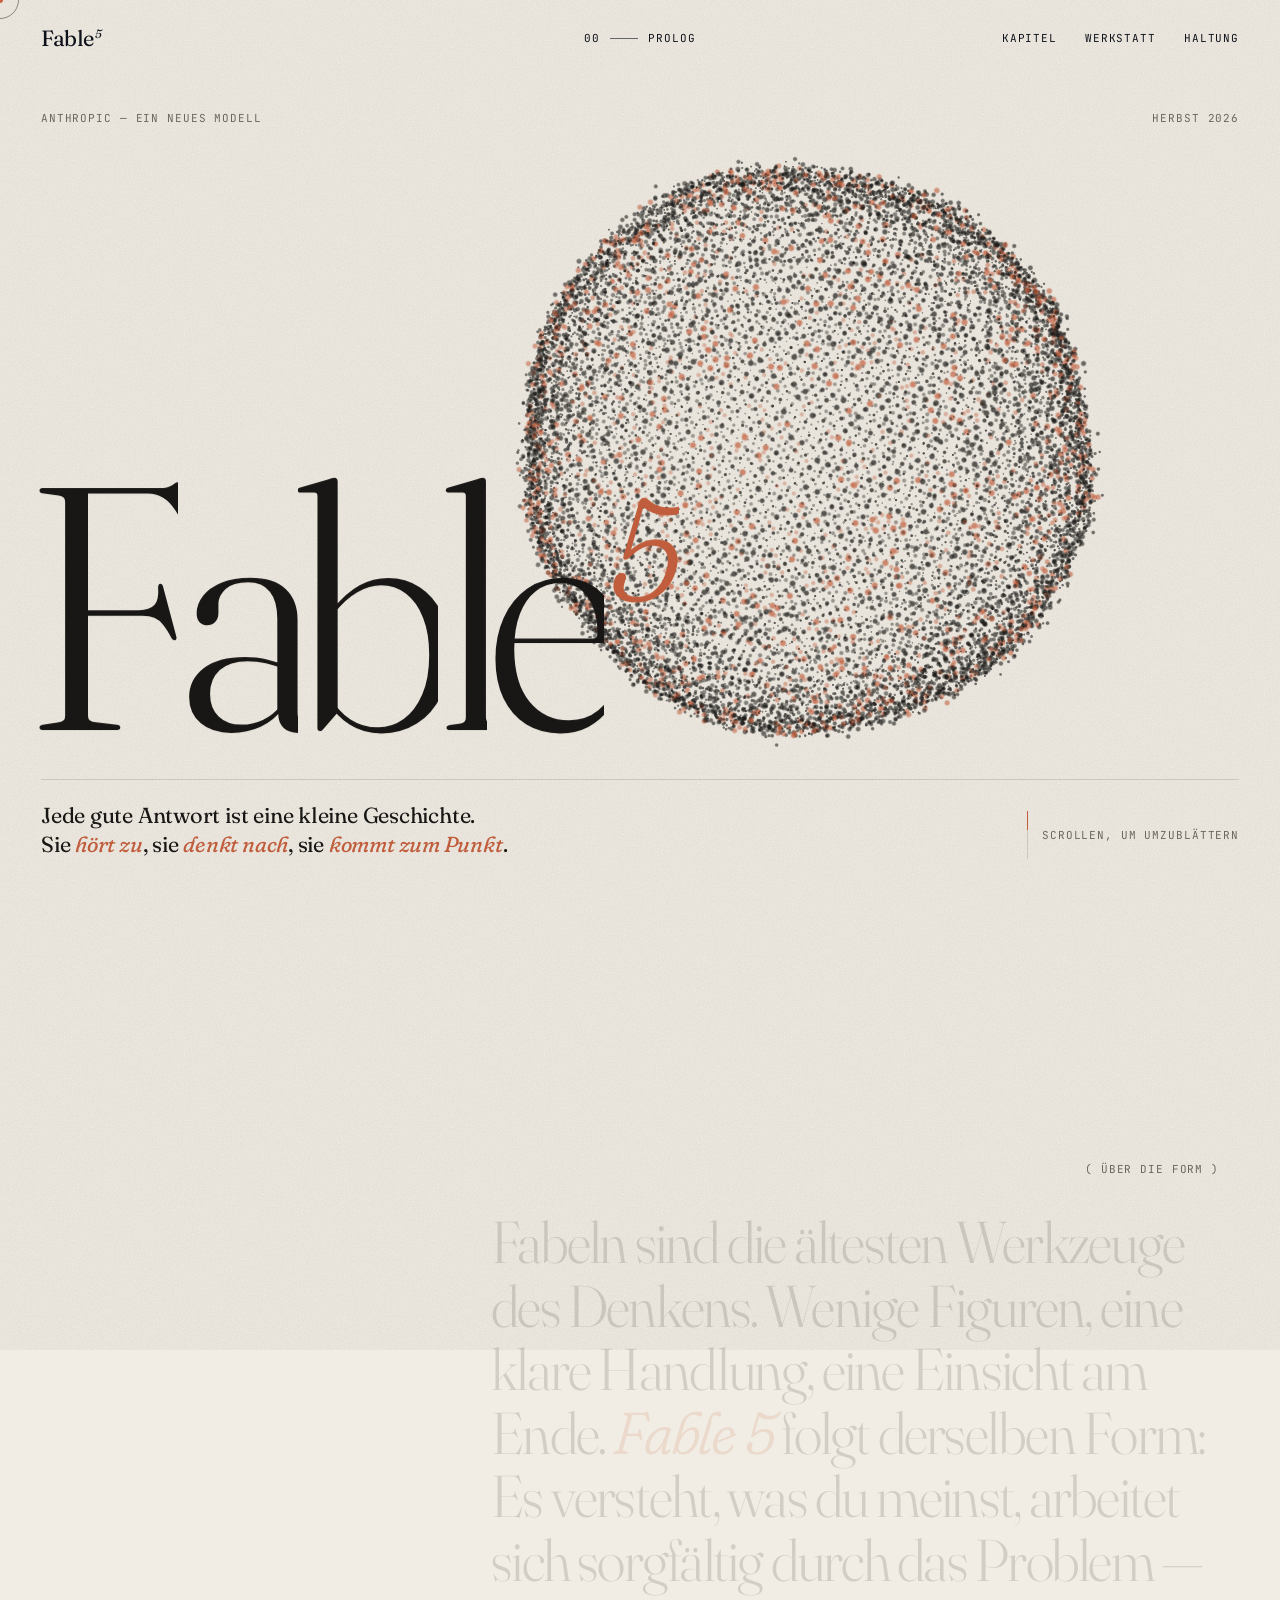
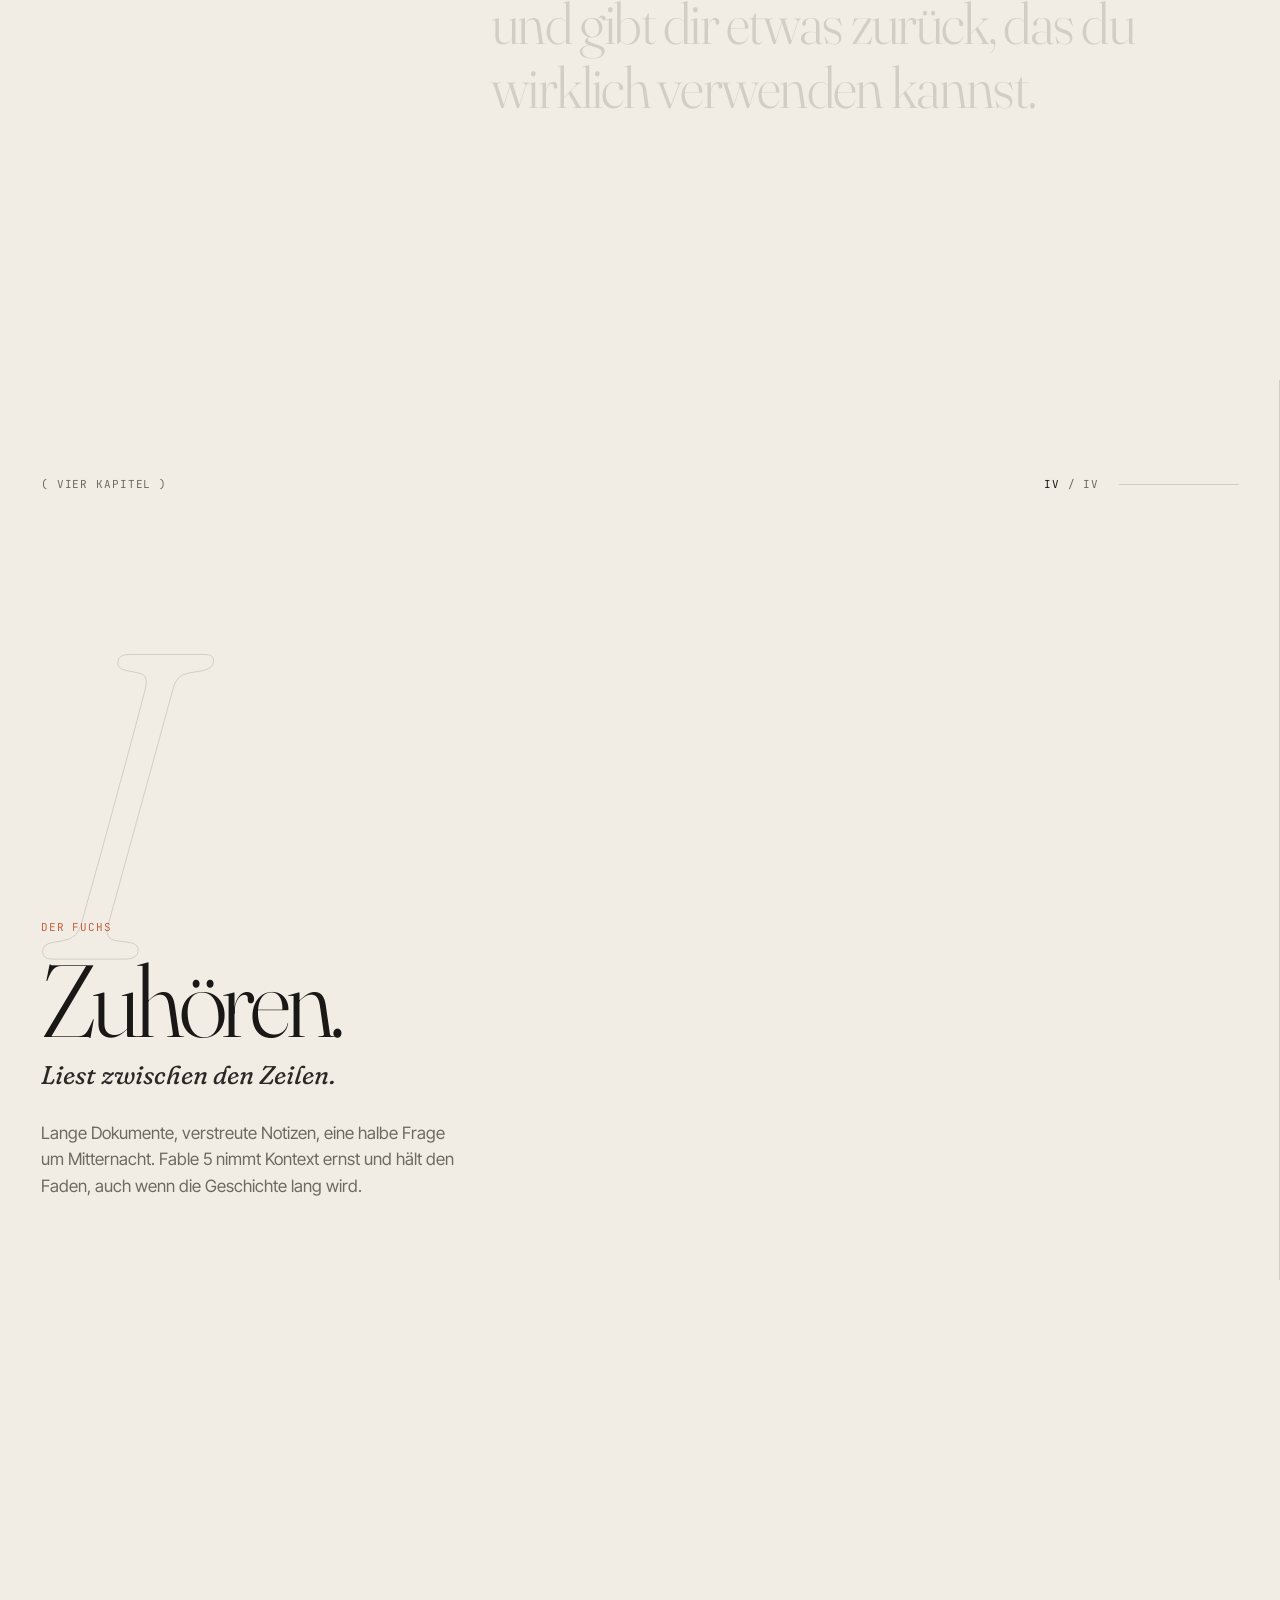
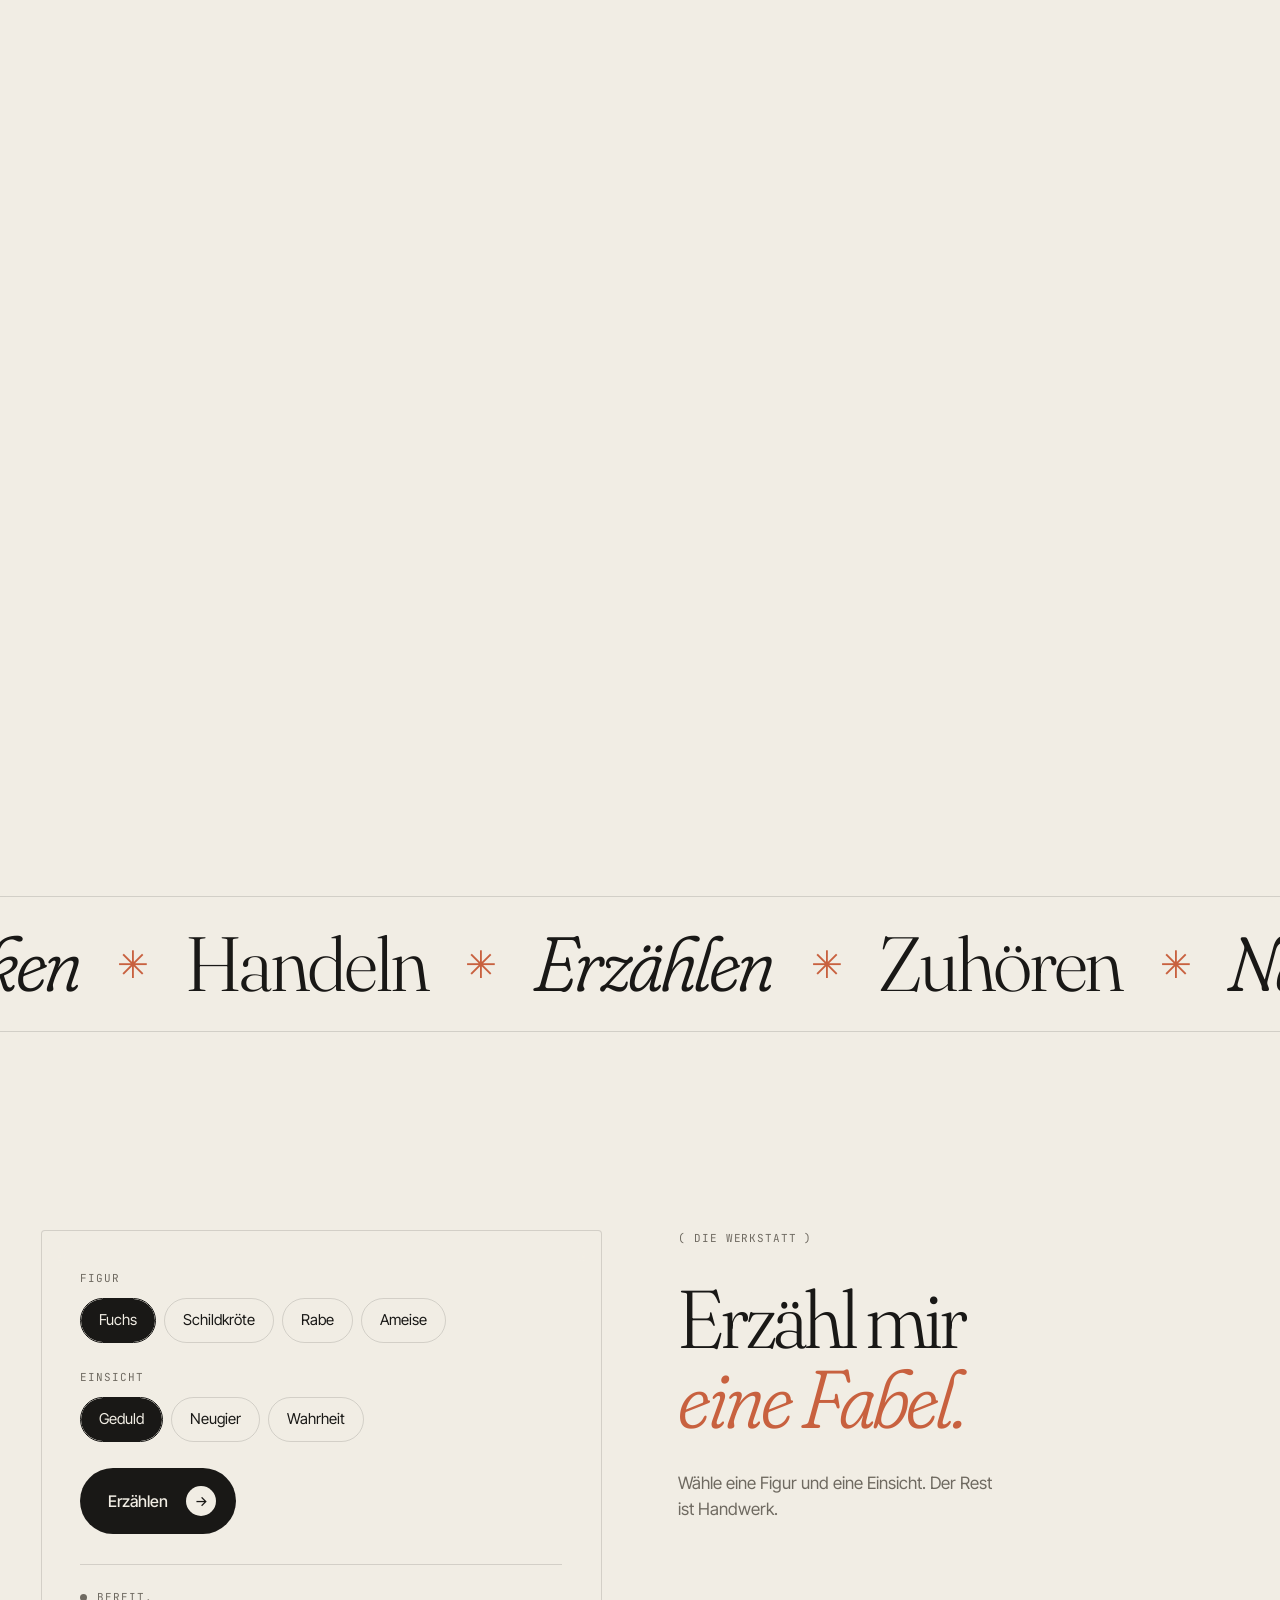
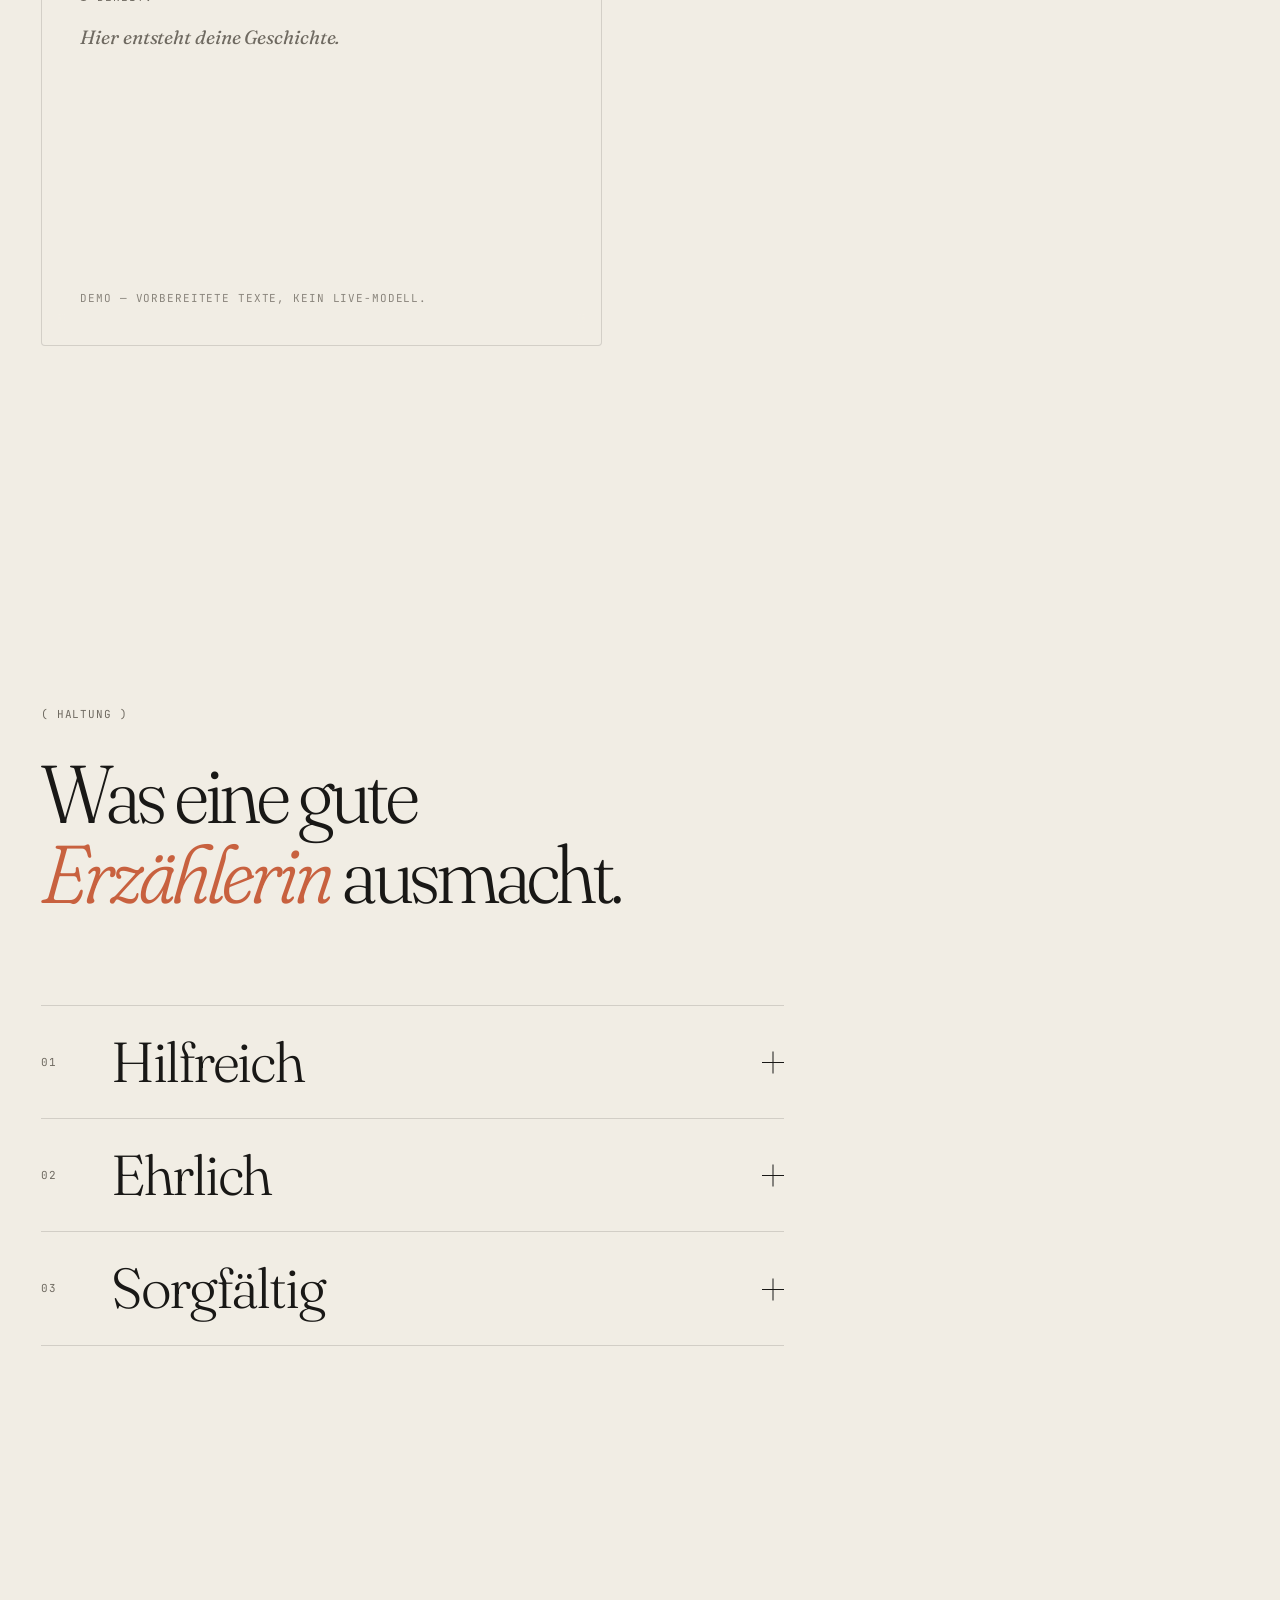
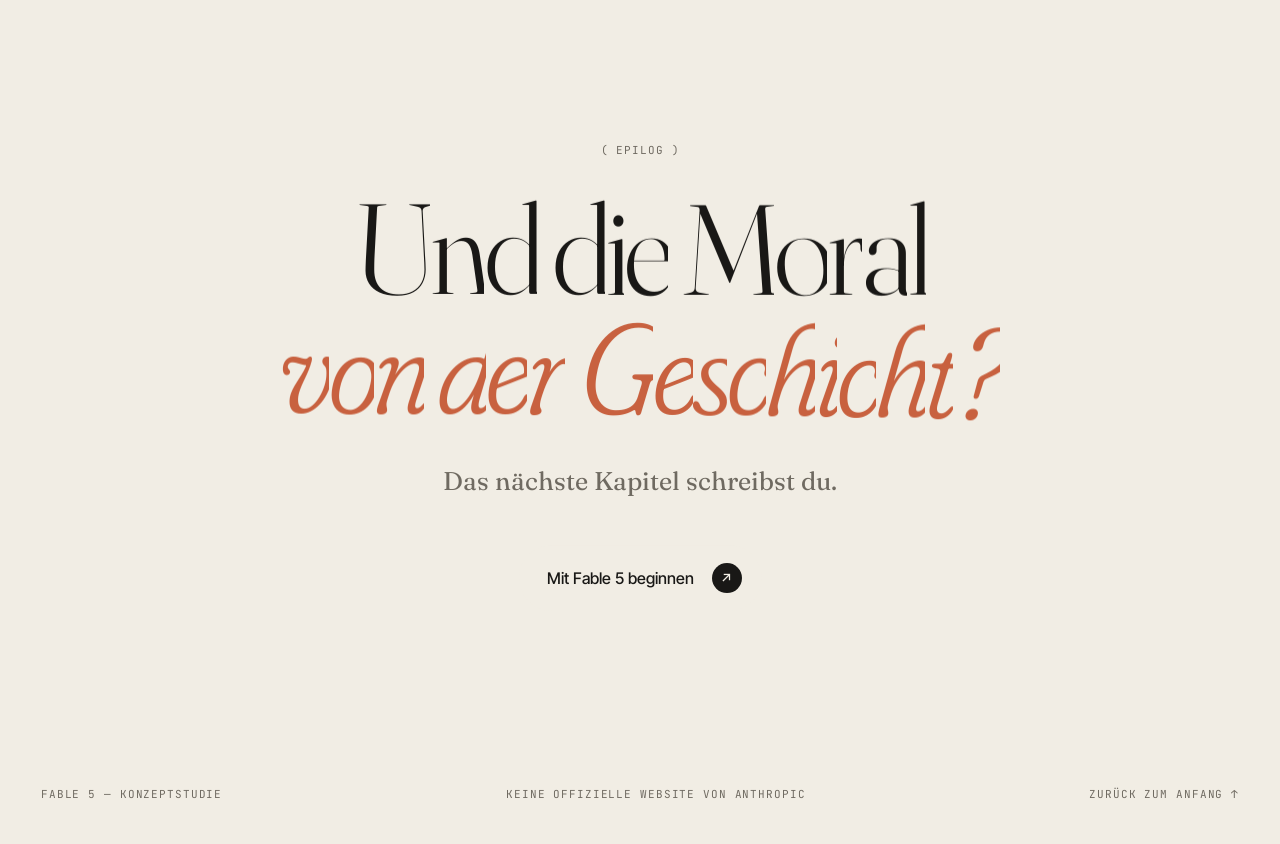
<file: fable-5/index.html>
<!doctype html>
<html lang="de">
<head>
  <meta charset="utf-8" />
  <meta name="viewport" content="width=device-width, initial-scale=1" />
  <title>Fable 5</title>
  <meta name="description" content="Eine interaktive Konzeptstudie über Fable 5 von Anthropic: zuhören, nachdenken, handeln, erzählen." />
  <meta name="theme-color" content="#F1EDE4" />
  <link rel="preconnect" href="https://fonts.googleapis.com" />
  <link rel="preconnect" href="https://fonts.gstatic.com" crossorigin />
  <link href="https://fonts.googleapis.com/css2?family=Fraunces:ital,opsz,wght,SOFT,WONK@0,9..144,300..700,0..100,0..1;1,9..144,300..700,0..100,0..1&family=Inter+Tight:wght@400;500;600&family=JetBrains+Mono:wght@400;500&display=swap" rel="stylesheet" />
  <link rel="stylesheet" href="css/style.css" />
  <script type="importmap">
    { "imports": { "three": "./vendor/three.module.min.js" } }
  </script>
</head>
<body class="is-loading">
  <!-- Preloader -->
  <div class="loader" aria-hidden="true">
    <div class="loader__inner">
      <p class="loader__line mono">Es war einmal ein Gedanke …</p>
      <div class="loader__count"><span class="js-count">000</span></div>
    </div>
    <div class="loader__bar"><span></span></div>
  </div>

  <canvas class="webgl" aria-hidden="true"></canvas>
  <div class="grain" aria-hidden="true"></div>
  <div class="progress" aria-hidden="true"><span></span></div>

  <!-- Cursor -->
  <div class="cursor" aria-hidden="true">
    <div class="cursor__ring"><span class="cursor__label"></span></div>
    <div class="cursor__dot"></div>
  </div>

  <header class="nav">
    <a href="#prolog" class="nav__logo" data-scroll-to>Fable<sup>5</sup></a>
    <div class="nav__chapter mono" aria-live="polite">
      <span class="nav__chapter-num js-chapter-num">00</span>
      <span class="nav__chapter-sep"></span>
      <span class="nav__chapter-name js-chapter-name">Prolog</span>
    </div>
    <nav class="nav__links" aria-label="Hauptnavigation">
      <a href="#kapitel" data-scroll-to>Kapitel</a>
      <a href="#werkstatt" data-scroll-to>Werkstatt</a>
      <a href="#haltung" data-scroll-to>Haltung</a>
    </nav>
  </header>

  <main>
    <!-- 00 · Prolog -->
    <section class="hero" id="prolog" data-shape="0" data-offset="0.9" data-chapter="00" data-name="Prolog">
      <div class="hero__top mono">
        <span class="hero__meta" data-fade>Anthropic&nbsp;— Ein neues Modell</span>
        <span class="hero__meta" data-fade>Herbst 2026</span>
      </div>

      <h1 class="hero__title" aria-label="Fable 5">
        <span class="hero__word" data-split-chars>Fable</span><span class="hero__five" data-split-chars>5</span>
      </h1>

      <div class="hero__bottom">
        <p class="hero__lede" data-fade>
          Jede gute Antwort ist eine kleine Geschichte.<br />
          Sie <em>hört zu</em>, sie <em>denkt nach</em>, sie <em>kommt zum Punkt</em>.
        </p>
        <a href="#manifest" class="hero__scroll mono" data-scroll-to data-fade data-cursor="Lesen">
          <span class="hero__scroll-line"></span>
          Scrollen, um umzublättern
        </a>
      </div>
    </section>

    <!-- Manifest -->
    <section class="manifest" id="manifest" data-shape="0" data-offset="-1.4" data-chapter="00" data-name="Prolog">
      <p class="eyebrow mono" data-reveal>( Über die Form )</p>
      <p class="manifest__text" data-split-words>
        Fabeln sind die ältesten Werkzeuge des Denkens. Wenige Figuren, eine klare Handlung, eine Einsicht am Ende.
        <em>Fable 5</em> folgt derselben Form: Es versteht, was du meinst, arbeitet sich sorgfältig durch das Problem&nbsp;— und gibt dir etwas zurück, das du wirklich verwenden kannst.
      </p>
    </section>

    <!-- Kapitel (horizontal) -->
    <section class="chapters" id="kapitel">
      <div class="chapters__head">
        <p class="eyebrow mono">( Vier Kapitel )</p>
        <div class="chapters__progress mono"><span class="js-ch-current">I</span> / IV<span class="chapters__bar"><span></span></span></div>
      </div>
      <div class="chapters__track">
        <article class="chapter" data-shape="1" data-offset="1.6" data-chapter="01" data-name="Zuhören">
          <span class="chapter__num">I</span>
          <div class="chapter__body">
            <p class="chapter__animal mono">Der Fuchs</p>
            <h2 class="chapter__title">Zuhören.</h2>
            <p class="chapter__line">Liest zwischen den Zeilen.</p>
            <p class="chapter__text">Lange Dokumente, verstreute Notizen, eine halbe Frage um Mitternacht. Fable&nbsp;5 nimmt Kontext ernst und hält den Faden, auch wenn die Geschichte lang wird.</p>
          </div>
        </article>
        <article class="chapter" data-shape="2" data-offset="1.6" data-chapter="02" data-name="Nachdenken">
          <span class="chapter__num">II</span>
          <div class="chapter__body">
            <p class="chapter__animal mono">Die Eule</p>
            <h2 class="chapter__title">Nachdenken.</h2>
            <p class="chapter__line">Nimmt sich die Zeit, die es braucht.</p>
            <p class="chapter__text">Bevor es antwortet, wägt es ab. Schritt für Schritt, mit Raum für Zweifel&nbsp;— und der Ehrlichkeit, zu sagen, wenn es etwas nicht weiß.</p>
          </div>
        </article>
        <article class="chapter" data-shape="3" data-offset="1.6" data-chapter="03" data-name="Handeln">
          <span class="chapter__num">III</span>
          <div class="chapter__body">
            <p class="chapter__animal mono">Die Biene</p>
            <h2 class="chapter__title">Handeln.</h2>
            <p class="chapter__line">Baut, statt nur zu beschreiben.</p>
            <p class="chapter__text">Code schreiben, Werkzeuge bedienen, Aufgaben über viele Schritte hinweg zu Ende führen. Nicht nur sagen, was zu tun wäre&nbsp;— es tun.</p>
          </div>
        </article>
        <article class="chapter" data-shape="4" data-offset="1.6" data-chapter="04" data-name="Erzählen">
          <span class="chapter__num">IV</span>
          <div class="chapter__body">
            <p class="chapter__animal mono">Der Rabe</p>
            <h2 class="chapter__title">Erzählen.</h2>
            <p class="chapter__line">Findet das richtige Wort.</p>
            <p class="chapter__text">Klarheit ist eine Form von Respekt. Fable&nbsp;5 schreibt so, dass man es gern liest: präzise, warm, ohne Umwege.</p>
          </div>
        </article>
      </div>
    </section>

    <!-- Marquee -->
    <div class="marquee" aria-hidden="true">
      <div class="marquee__inner">
        <span>Zuhören</span><i>✳</i><span>Nachdenken</span><i>✳</i><span>Handeln</span><i>✳</i><span>Erzählen</span><i>✳</i>
        <span>Zuhören</span><i>✳</i><span>Nachdenken</span><i>✳</i><span>Handeln</span><i>✳</i><span>Erzählen</span><i>✳</i>
      </div>
    </div>

    <!-- Werkstatt -->
    <section class="workshop" id="werkstatt" data-shape="4" data-offset="-1.9" data-chapter="05" data-name="Werkstatt">
      <div class="workshop__intro">
        <p class="eyebrow mono" data-reveal>( Die Werkstatt )</p>
        <h2 class="section-title" data-reveal>Erzähl mir<br /><em>eine Fabel.</em></h2>
        <p class="workshop__hint" data-reveal>Wähle eine Figur und eine Einsicht. Der Rest ist Handwerk.</p>
      </div>

      <div class="workshop__panel" data-reveal>
        <fieldset class="picker">
          <legend class="mono">Figur</legend>
          <div class="picker__opts" data-group="animal">
            <button type="button" class="chip is-active" data-value="fuchs">Fuchs</button>
            <button type="button" class="chip" data-value="schildkroete">Schildkröte</button>
            <button type="button" class="chip" data-value="rabe">Rabe</button>
            <button type="button" class="chip" data-value="ameise">Ameise</button>
          </div>
        </fieldset>
        <fieldset class="picker">
          <legend class="mono">Einsicht</legend>
          <div class="picker__opts" data-group="moral">
            <button type="button" class="chip is-active" data-value="geduld">Geduld</button>
            <button type="button" class="chip" data-value="neugier">Neugier</button>
            <button type="button" class="chip" data-value="wahrheit">Wahrheit</button>
          </div>
        </fieldset>

        <button type="button" class="btn btn--ink js-tell" data-magnetic>
          <span class="btn__label">Erzählen</span>
          <span class="btn__icon">→</span>
        </button>

        <div class="story" aria-live="polite">
          <div class="story__status mono"><span class="story__dot"></span><span class="js-status">Bereit.</span></div>
          <p class="story__text js-story"><span class="story__placeholder">Hier entsteht deine Geschichte.</span></p>
          <p class="story__moral js-moral"></p>
        </div>
        <p class="workshop__note mono">Demo&nbsp;— vorbereitete Texte, kein Live-Modell.</p>
      </div>
    </section>

    <!-- Haltung -->
    <section class="principles" id="haltung" data-shape="0" data-offset="1.8" data-chapter="06" data-name="Haltung">
      <div class="principles__head">
        <p class="eyebrow mono" data-reveal>( Haltung )</p>
        <h2 class="section-title" data-reveal>Was eine gute<br /><em>Erzählerin</em> ausmacht.</h2>
      </div>
      <ul class="principles__list">
        <li class="principle" data-reveal>
          <button type="button" class="principle__head" aria-expanded="false">
            <span class="principle__num mono">01</span>
            <span class="principle__title">Hilfreich</span>
            <span class="principle__plus" aria-hidden="true"></span>
          </button>
          <div class="principle__body"><p>Echte Hilfe statt vorsichtiger Floskeln. Fable&nbsp;5 versucht zu verstehen, was du eigentlich brauchst&nbsp;— und liefert genau das, in der Tiefe, die die Aufgabe verlangt.</p></div>
        </li>
        <li class="principle" data-reveal>
          <button type="button" class="principle__head" aria-expanded="false">
            <span class="principle__num mono">02</span>
            <span class="principle__title">Ehrlich</span>
            <span class="principle__plus" aria-hidden="true"></span>
          </button>
          <div class="principle__body"><p>Sagt, was es weiß, und markiert, was es nicht weiß. Eine Fabel funktioniert nur, wenn man ihr trauen kann&nbsp;— dasselbe gilt für jede Antwort.</p></div>
        </li>
        <li class="principle" data-reveal>
          <button type="button" class="principle__head" aria-expanded="false">
            <span class="principle__num mono">03</span>
            <span class="principle__title">Sorgfältig</span>
            <span class="principle__plus" aria-hidden="true"></span>
          </button>
          <div class="principle__body"><p>Entstanden aus Anthropics Arbeit an Sicherheit und Ausrichtung. Große Fähigkeiten verlangen ein gutes Urteil darüber, wann und wie man sie einsetzt.</p></div>
        </li>
      </ul>
    </section>

    <!-- Epilog -->
    <section class="finale" id="epilog" data-shape="5" data-offset="0" data-chapter="07" data-name="Epilog" data-dark>
      <p class="eyebrow mono" data-reveal>( Epilog )</p>
      <h2 class="finale__title">
        <span class="finale__row" data-split-chars>Und die Moral</span>
        <span class="finale__row finale__row--em" data-split-chars>von der Geschicht’?</span>
      </h2>
      <p class="finale__lede" data-reveal>Das nächste Kapitel schreibst du.</p>
      <a href="https://claude.ai" class="btn btn--paper" target="_blank" rel="noopener" data-magnetic data-reveal>
        <span class="btn__label">Mit Fable 5 beginnen</span>
        <span class="btn__icon">↗</span>
      </a>

      <footer class="footer mono">
        <span>Fable 5 — Konzeptstudie</span>
        <span>Keine offizielle Website von Anthropic</span>
        <a href="#prolog" data-scroll-to>Zurück zum Anfang ↑</a>
      </footer>
    </section>
  </main>

  <script src="vendor/gsap.min.js"></script>
  <script src="vendor/ScrollTrigger.min.js"></script>
  <script src="vendor/lenis.min.js"></script>
  <script type="module" src="js/main.js"></script>
</body>
</html>
</file>
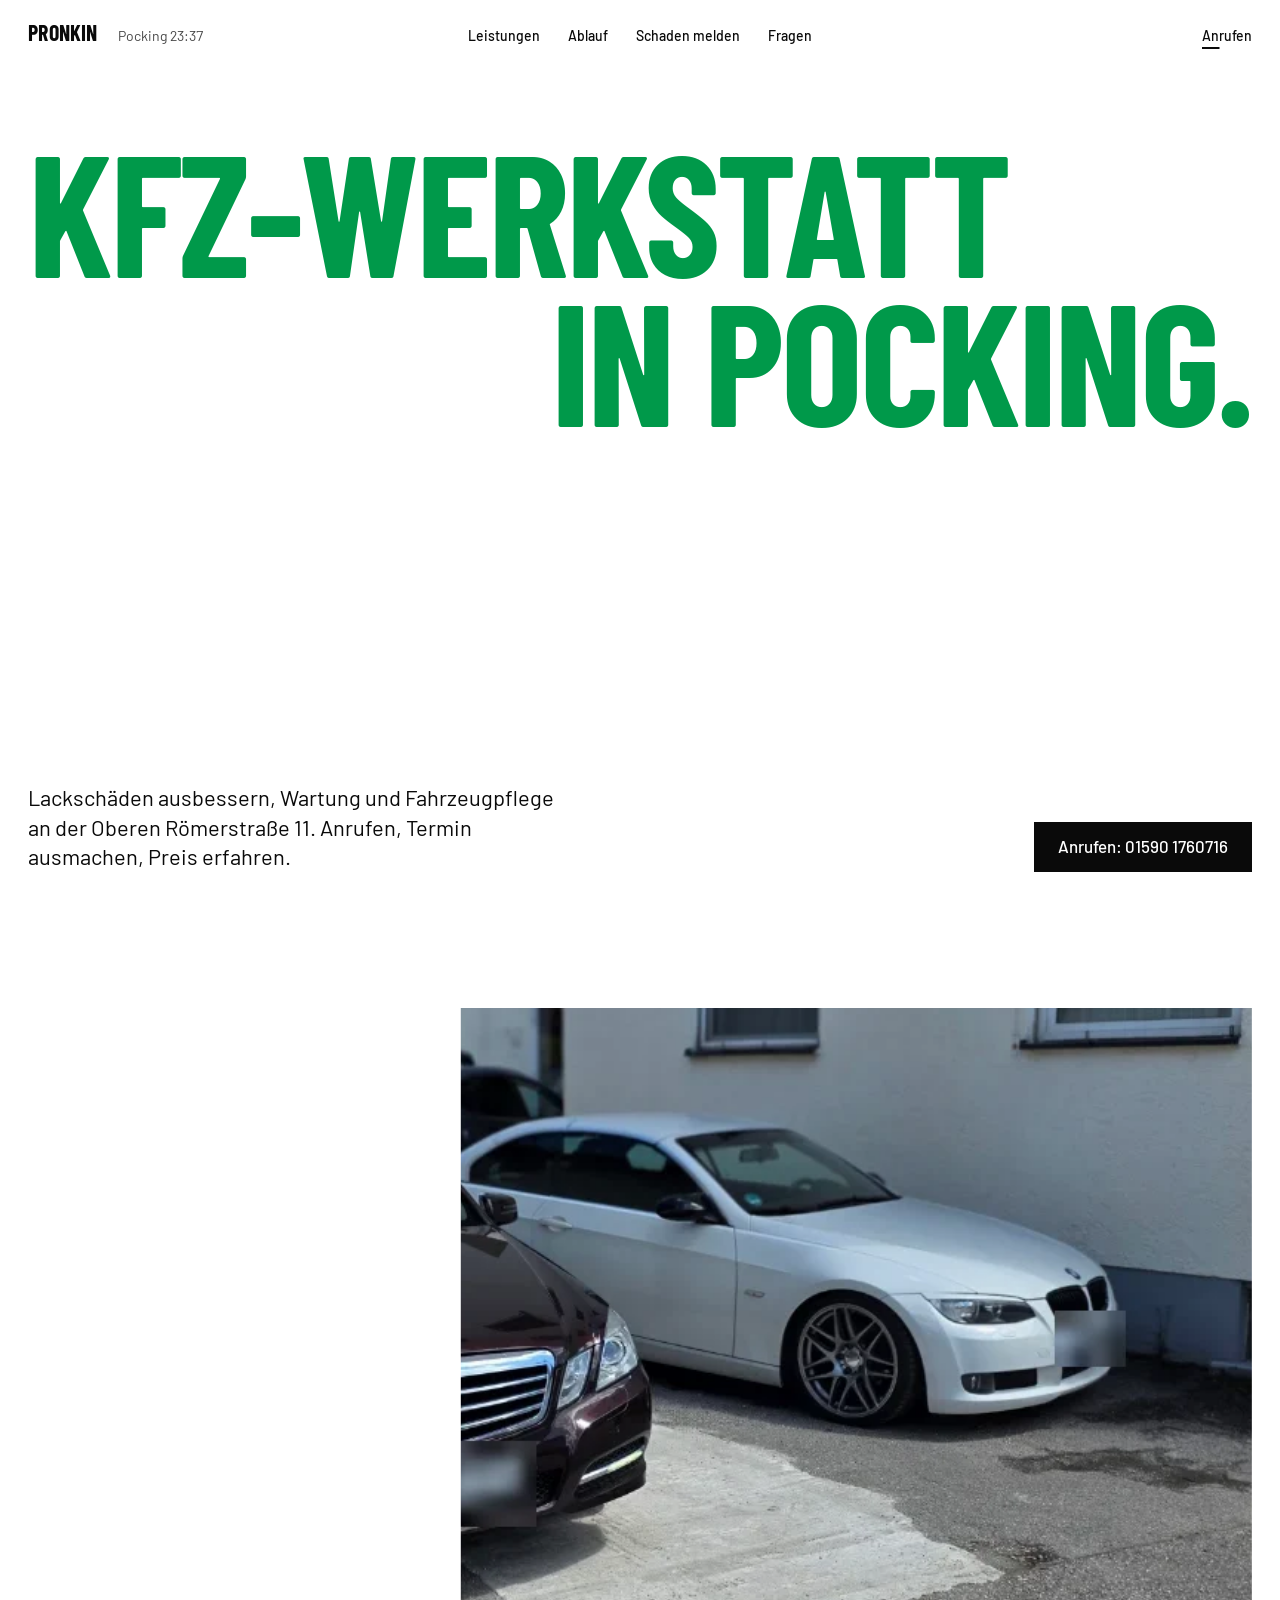
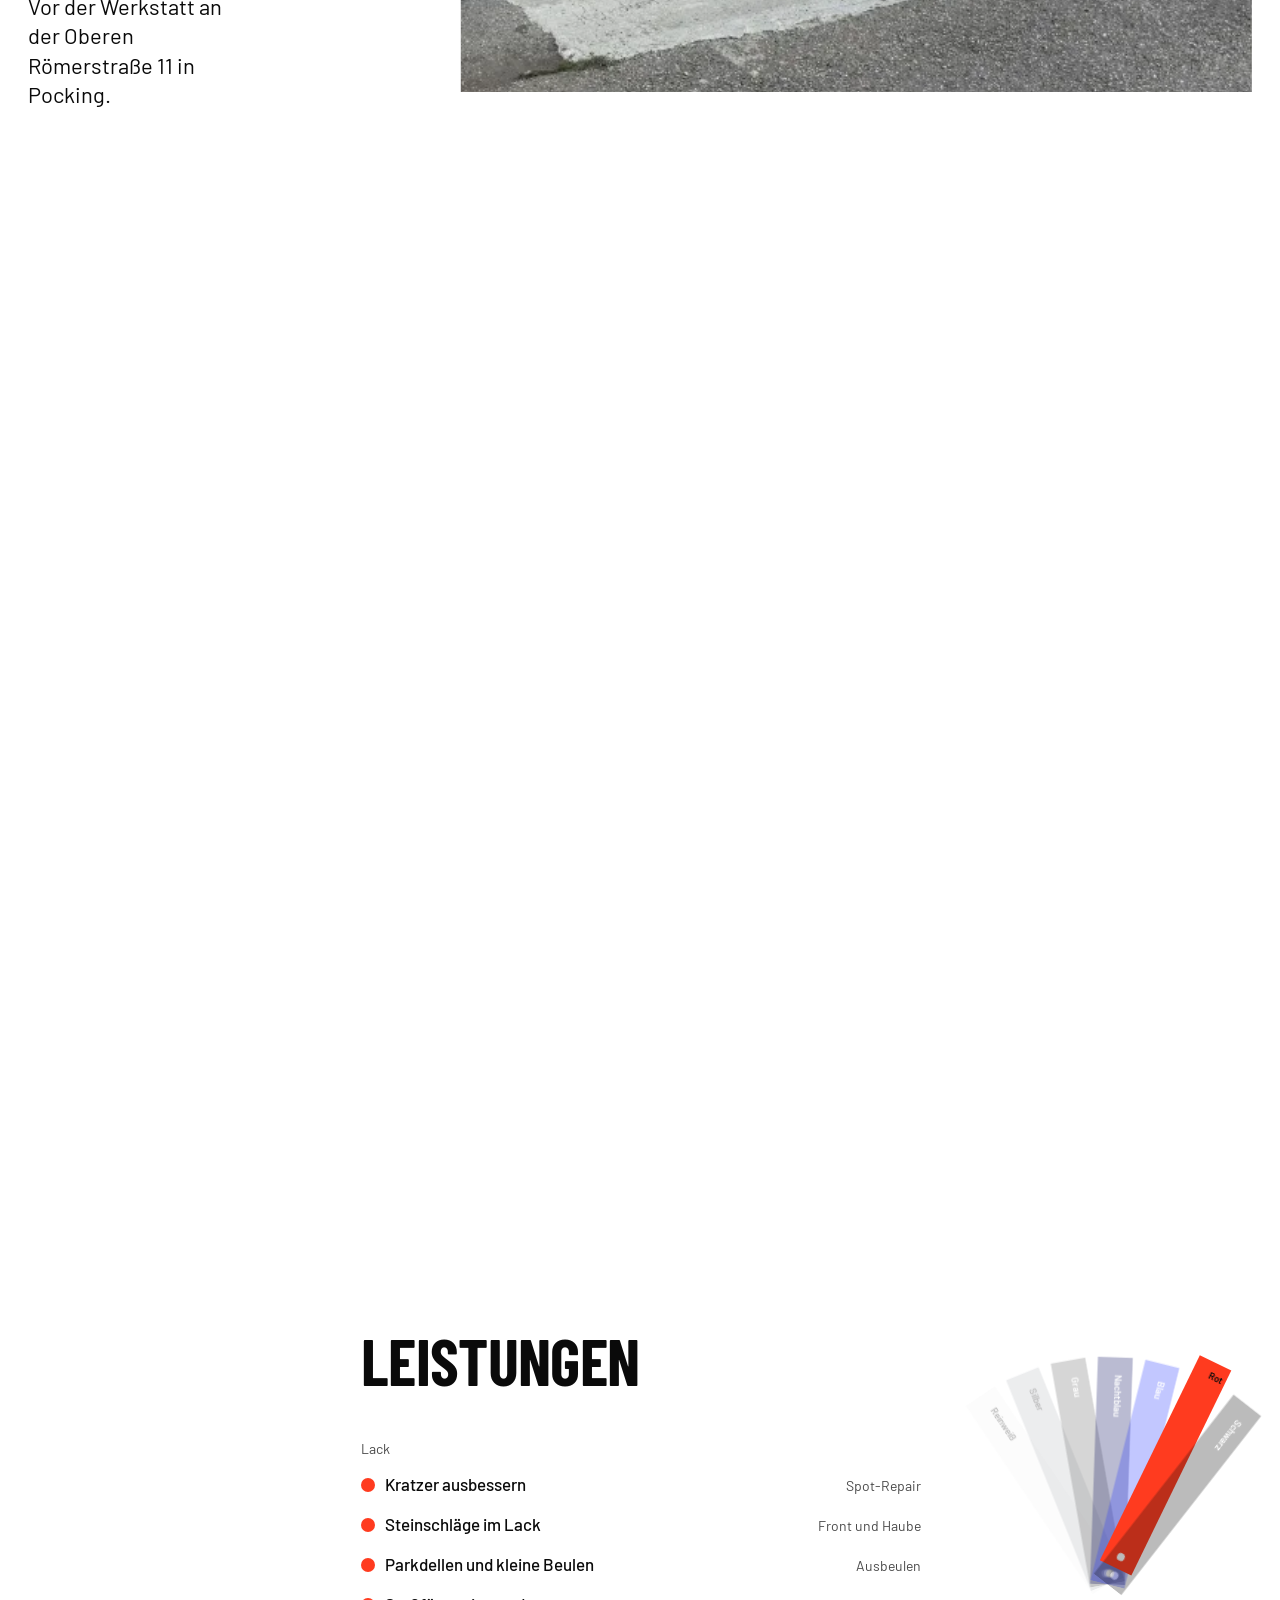
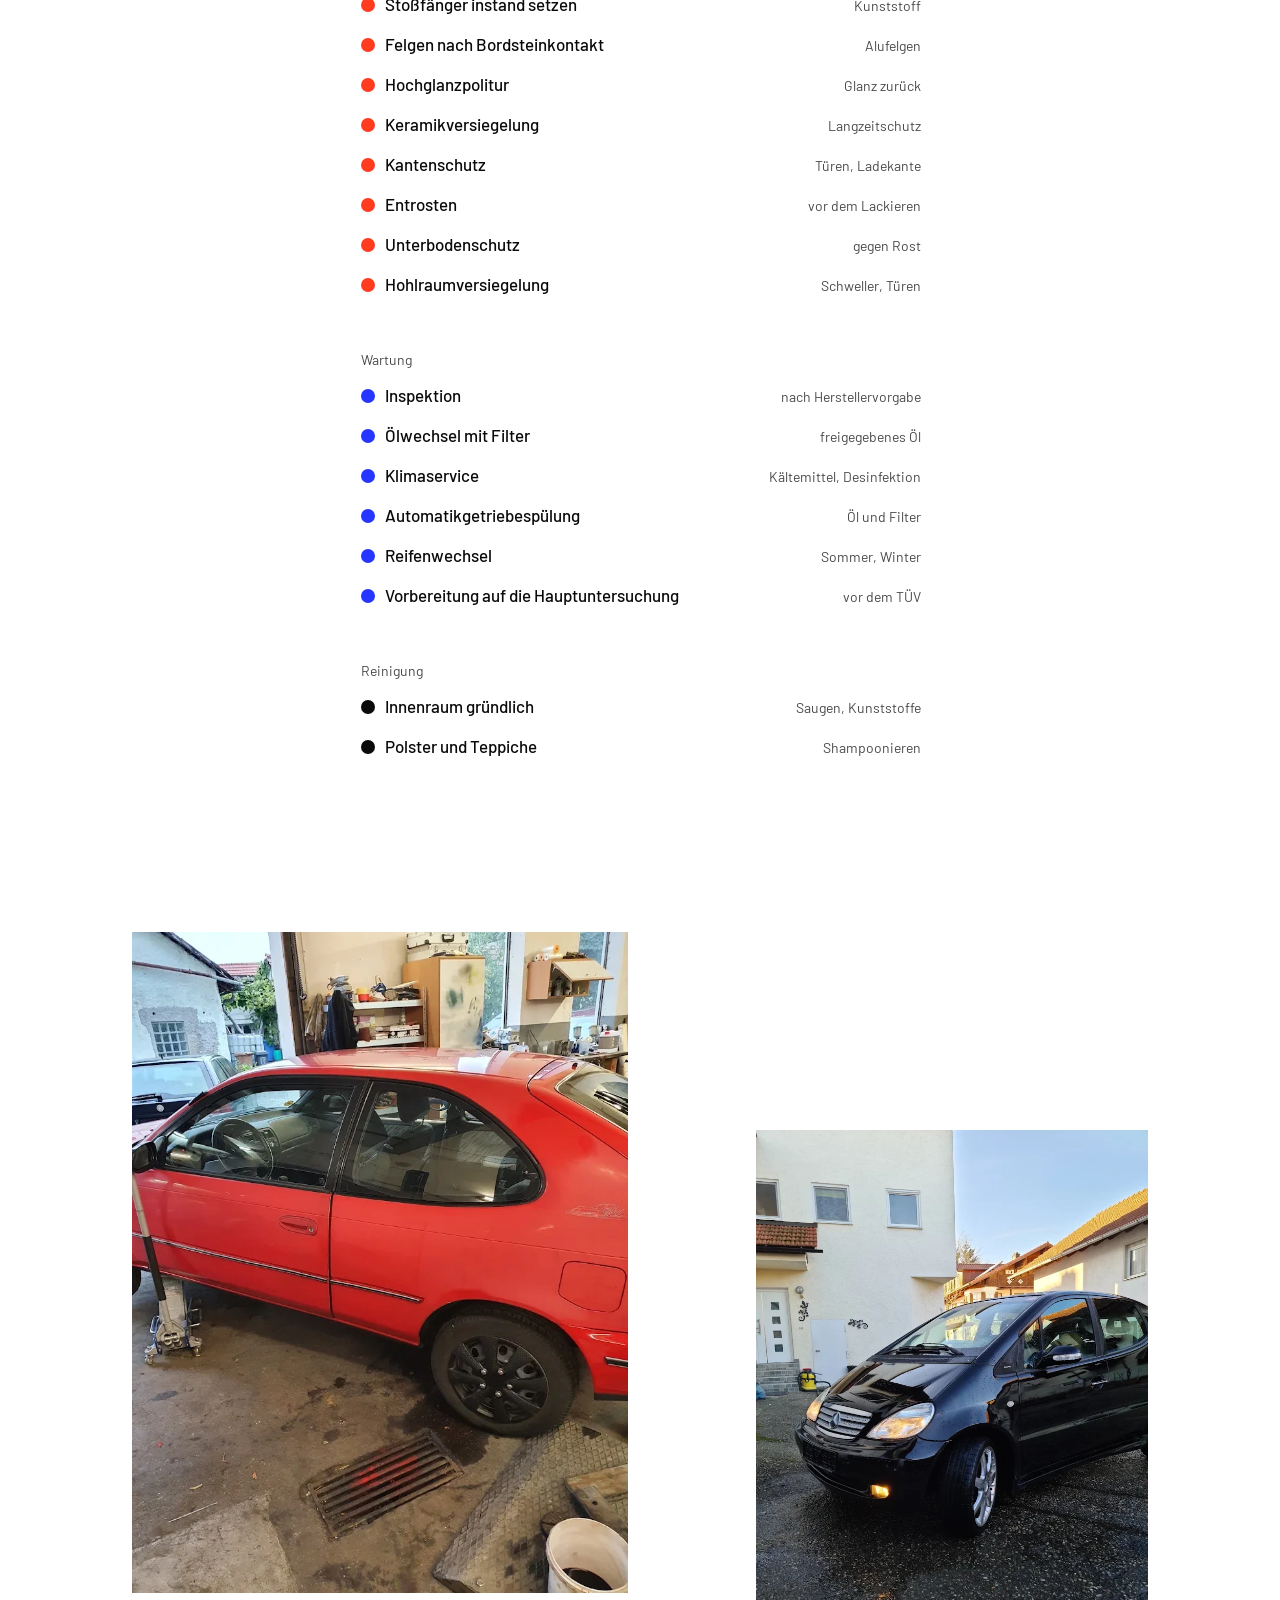
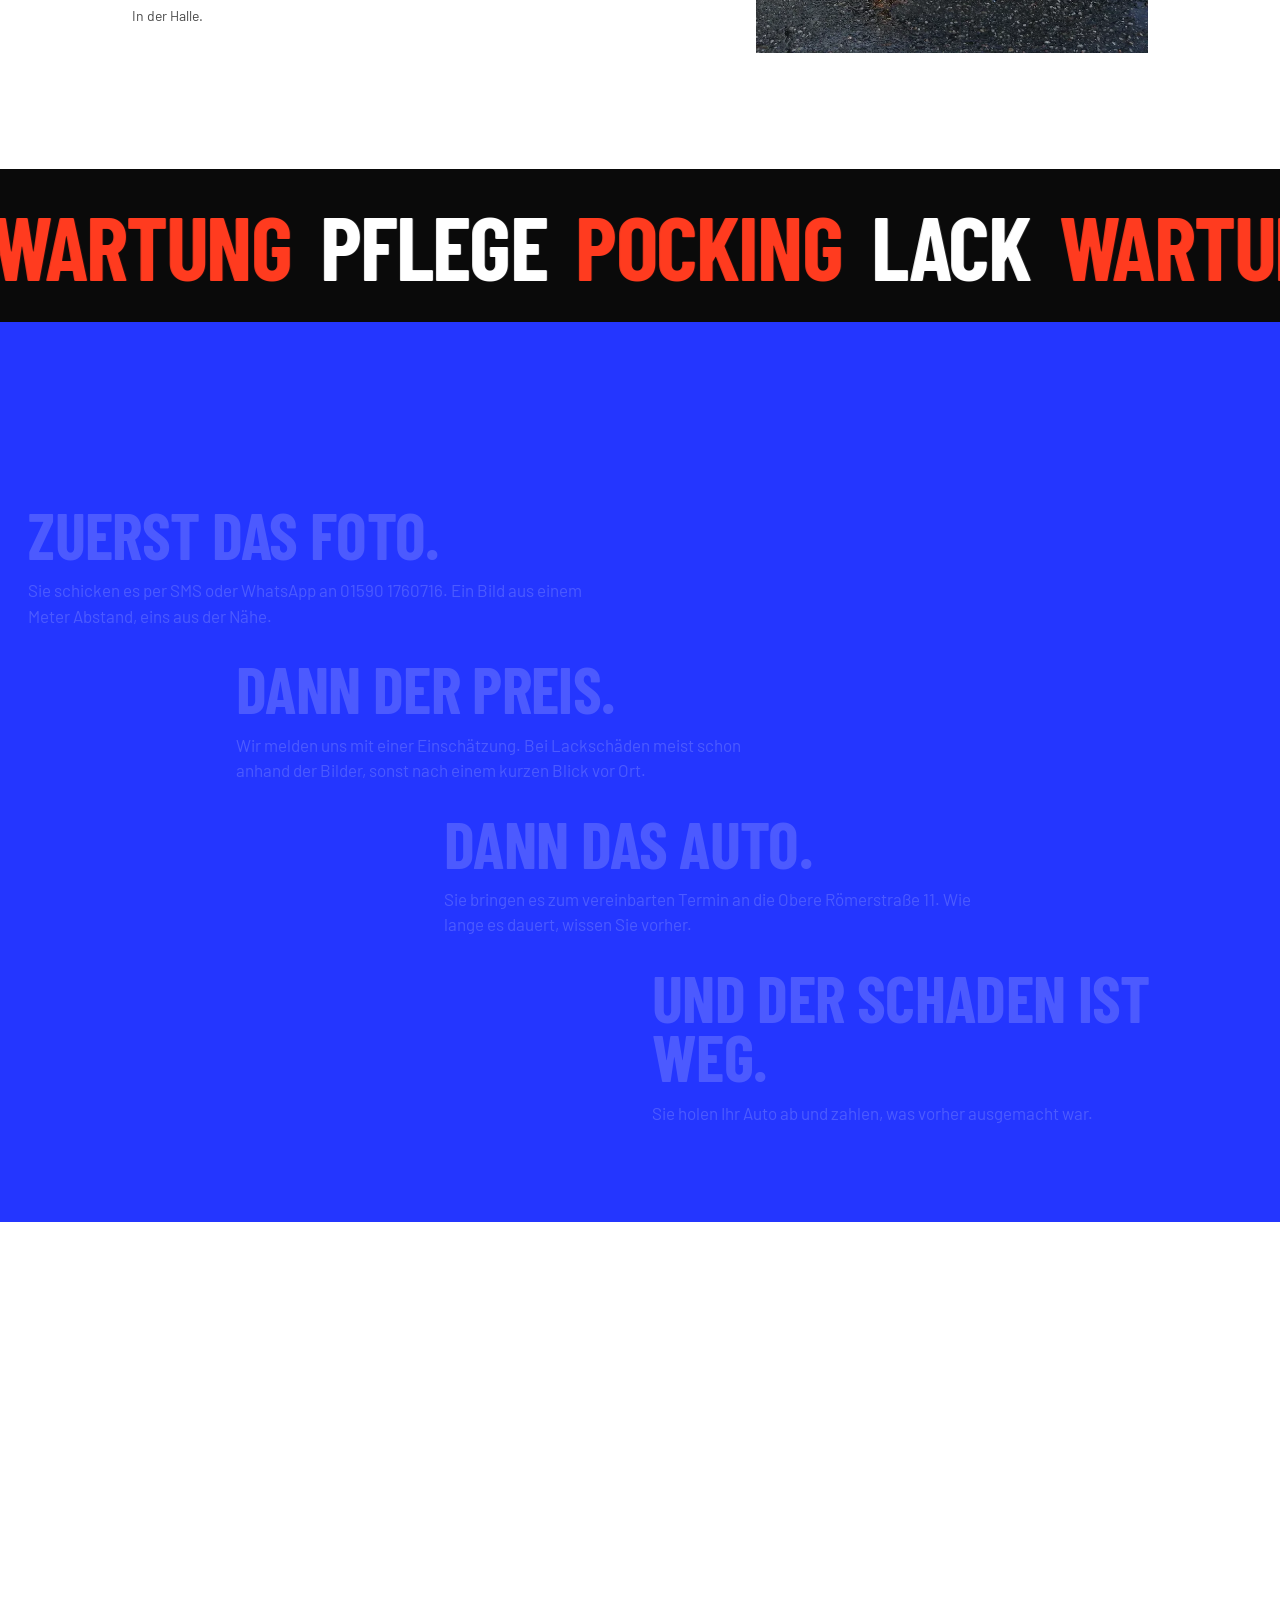
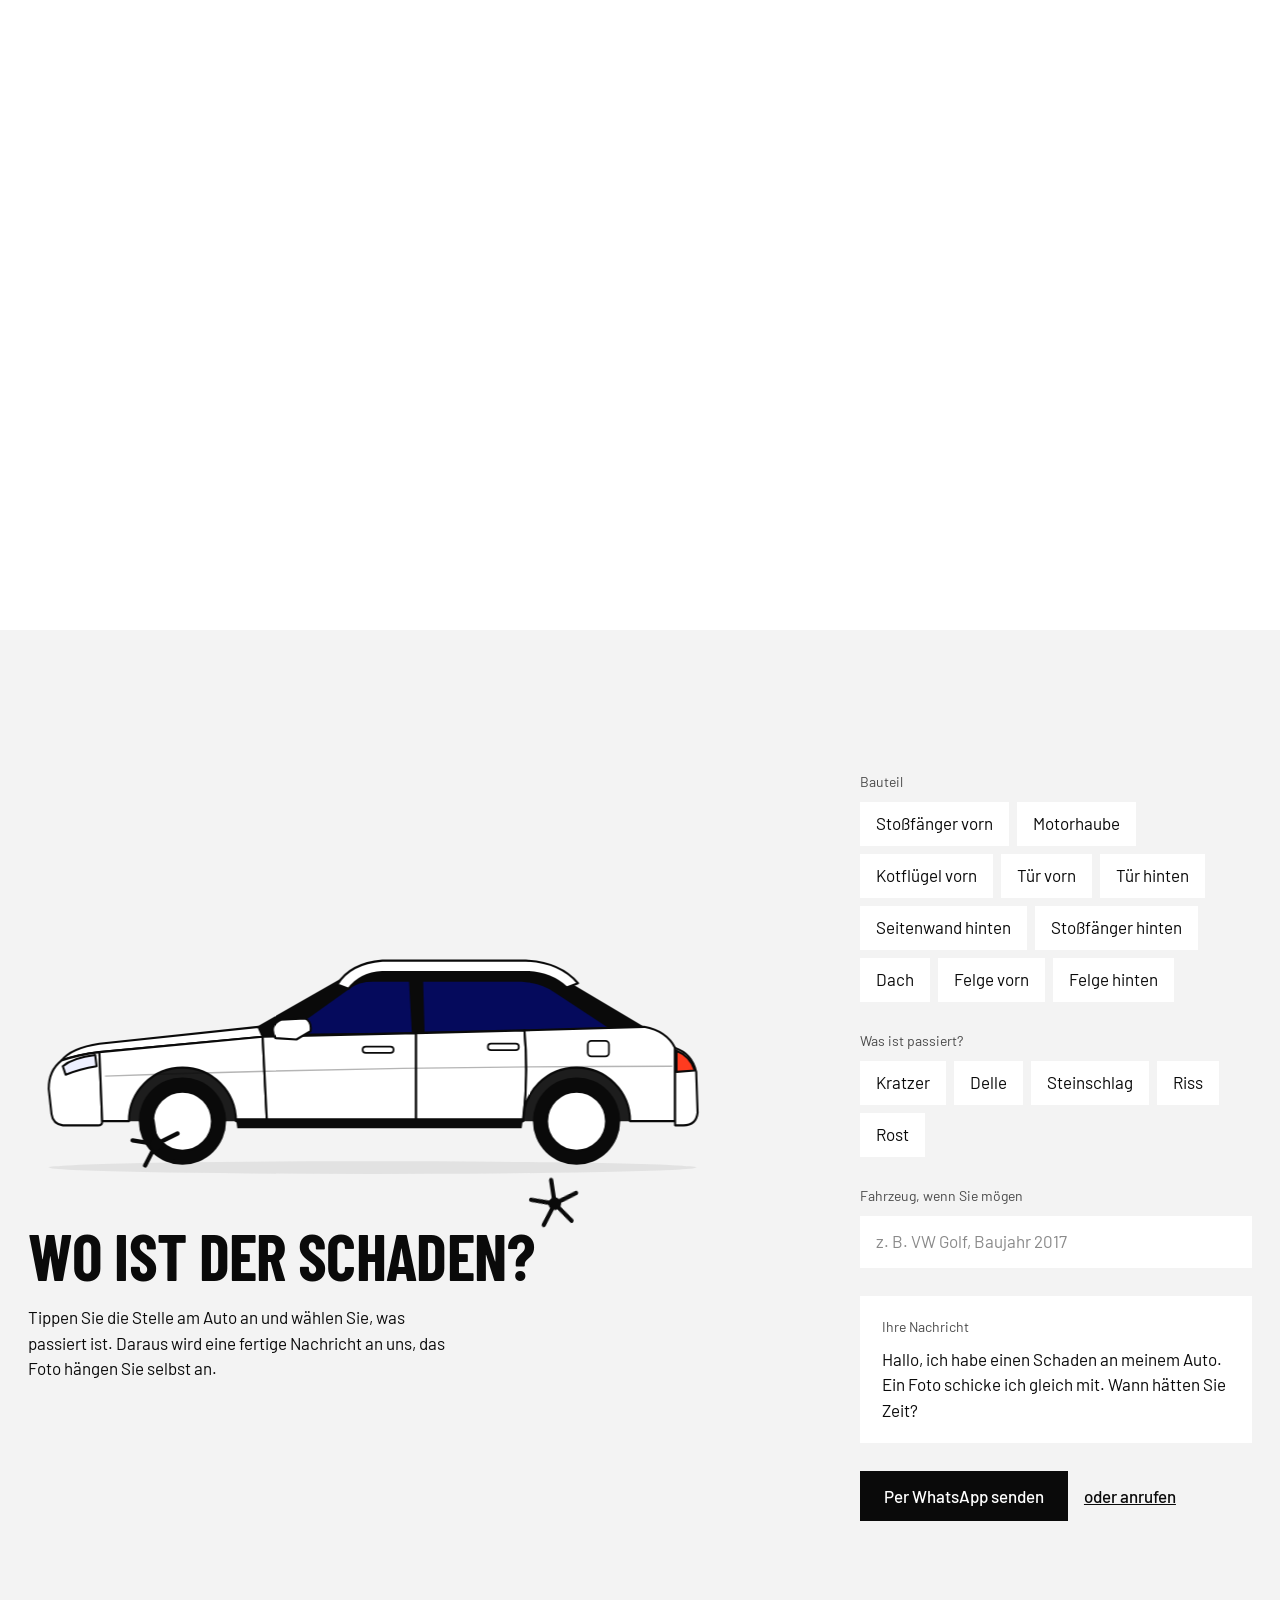
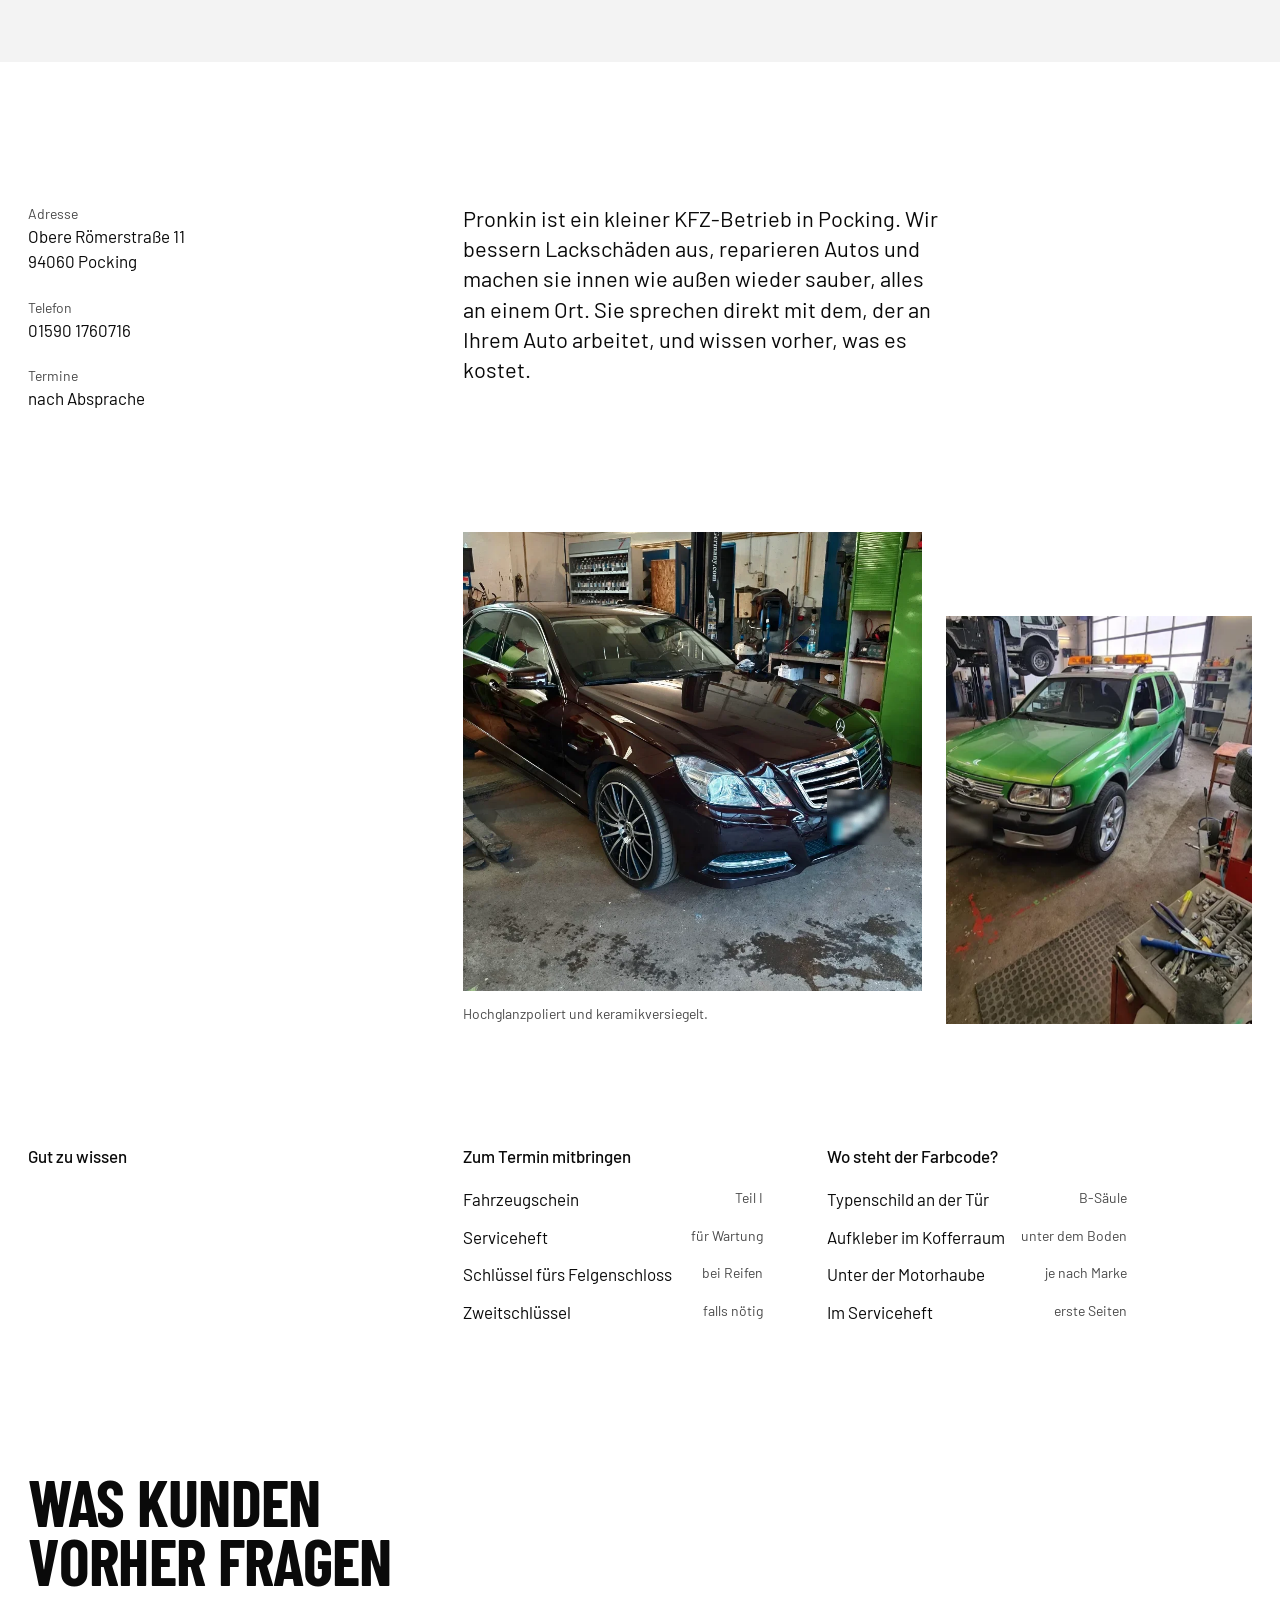
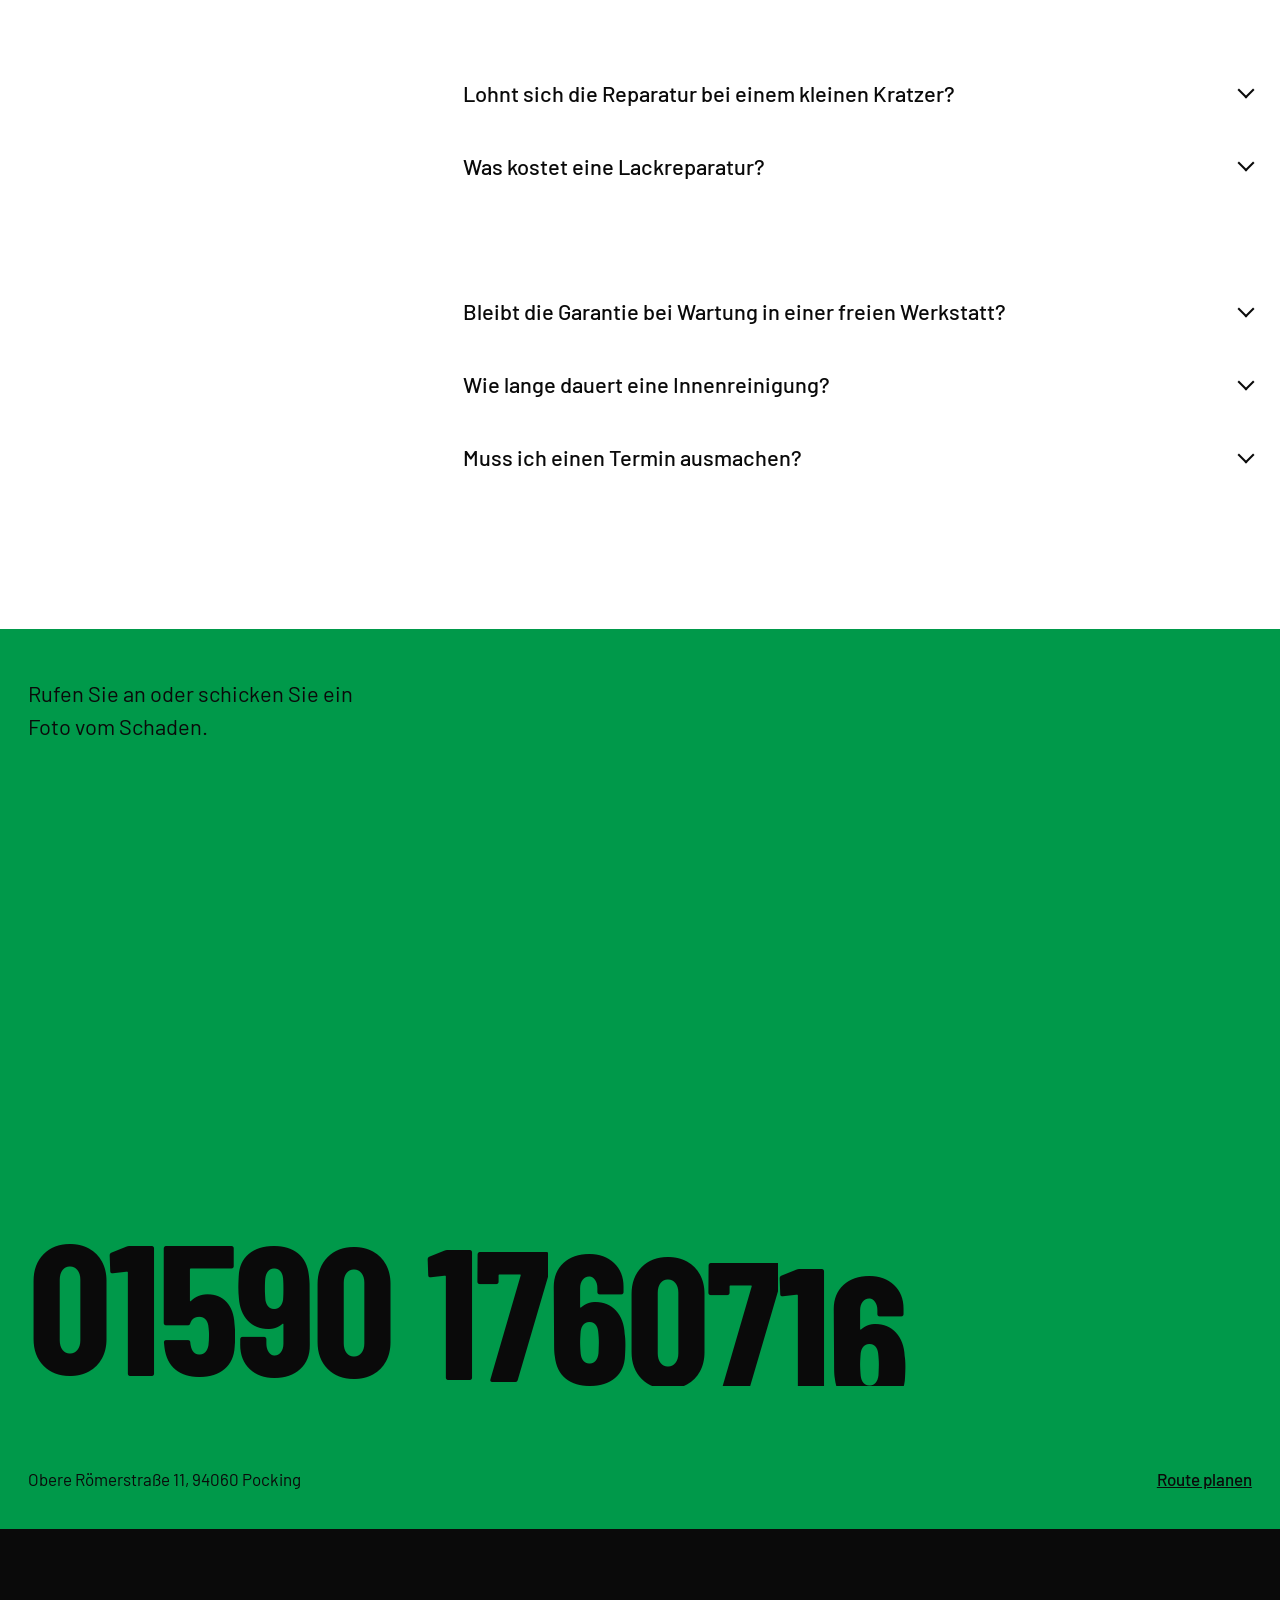
<file: pronkin/index.html>
<!doctype html>
<html lang="de">
<head>
  <meta charset="utf-8">
  <meta name="viewport" content="width=device-width, initial-scale=1">
  <title>Pronkin Kfz-Werkstatt Pocking</title>
  <meta name="description" content="Kfz-Werkstatt Pronkin in Pocking: Lackschäden ausbessern, Wartung und Fahrzeugreinigung. Obere Römerstraße 11, 94060 Pocking. Telefon 01590 1760716.">
  <meta name="theme-color" content="#ffffff">
  <script>document.documentElement.classList.add('js')</script>
  <link rel="preload" href="fonts/barlow-condensed-latin-700-normal.woff2" as="font" type="font/woff2" crossorigin>
  <link rel="stylesheet" href="styles.css">
  <script type="application/ld+json">
  {
    "@context": "https://schema.org",
    "@type": "AutoRepair",
    "name": "KFZ Service Reinigungs- und Wartungsdienst Pronkin",
    "telephone": "+49 1590 1760716",
    "address": {
      "@type": "PostalAddress",
      "streetAddress": "Obere Römerstraße 11",
      "postalCode": "94060",
      "addressLocality": "Pocking",
      "addressRegion": "Bayern",
      "addressCountry": "DE"
    }
  }
  </script>
</head>
<body>
  <a class="skip" href="#inhalt">Zum Inhalt springen</a>

  <div class="curtain" aria-hidden="true"><span class="curtain-word">Pronkin</span></div>

  <header class="top">
    <div class="top-left">
      <a class="wordmark" href="#start">Pronkin</a>
      <span class="top-time">Pocking <time class="js-clock"></time></span>
    </div>
    <nav class="top-links" aria-label="Hauptnavigation">
      <a href="#leistungen">Leistungen</a>
      <a href="#ablauf">Ablauf</a>
      <a href="#schaden">Schaden melden</a>
      <a href="#fragen">Fragen</a>
    </nav>
    <a class="top-call" href="tel:+4915901760716">Anrufen</a>
  </header>

  <div class="page">

    <main id="inhalt">
      <!-- Erster Bildschirm: was, wo, anrufen -->
      <section class="hero" id="start" data-ink="#0a0a0a">
        <h1 class="hero-title lines">
          <span class="line"><span data-line style="--i:0">Kfz-Werkstatt</span></span>
          <span class="line line-right"><span data-line style="--i:1">in Pocking.</span></span>
        </h1>
        <div class="hero-foot">
          <p class="hero-lede">Lackschäden ausbessern, Wartung und Fahrzeugpflege an der Oberen Römerstraße&nbsp;11. Anrufen, Termin ausmachen, Preis erfahren.</p>
          <a class="button" href="tel:+4915901760716">Anrufen: 01590 1760716</a>
        </div>
      </section>

      <!-- Der Hof: das erste Foto -->
      <section class="yard" aria-label="Der Betrieb" data-ink="#ffffff">
        <p class="yard-caption" data-reveal>Vor der Werkstatt an der Oberen Römerstraße&nbsp;11 in Pocking.</p>
        <figure class="photo yard-photo" data-reveal>
          <img src="img/hof.webp" width="1020" height="1020" alt="Hof vor der Werkstatt mit einem dunkelroten Mercedes und einem weißen BMW vor dem Gebäude">
        </figure>
      </section>

      <!-- Leistungen: eine Liste mit Farbpunkten, daneben der Farbtonfächer -->
      <section class="services" id="leistungen" data-ink="#0a0a0a">
        <div class="services-list">
          <h2 class="services-title" data-reveal>Leistungen</h2>

          <div class="group" data-reveal data-blade="5">
            <p class="group-name">Lack</p>
            <ul class="rows">
              <li><span class="dot dot-red"></span><span class="row-name">Kratzer ausbessern</span><span class="row-value">Spot-Repair</span></li>
              <li><span class="dot dot-red"></span><span class="row-name">Steinschläge im Lack</span><span class="row-value">Front und Haube</span></li>
              <li><span class="dot dot-red"></span><span class="row-name">Parkdellen und kleine Beulen</span><span class="row-value">Ausbeulen</span></li>
              <li><span class="dot dot-red"></span><span class="row-name">Stoßfänger instand setzen</span><span class="row-value">Kunststoff</span></li>
              <li><span class="dot dot-red"></span><span class="row-name">Felgen nach Bordsteinkontakt</span><span class="row-value">Alufelgen</span></li>
              <li><span class="dot dot-red"></span><span class="row-name">Hochglanzpolitur</span><span class="row-value">Glanz zurück</span></li>
              <li><span class="dot dot-red"></span><span class="row-name">Keramikversiegelung</span><span class="row-value">Langzeitschutz</span></li>
              <li><span class="dot dot-red"></span><span class="row-name">Kantenschutz</span><span class="row-value">Türen, Ladekante</span></li>
              <li><span class="dot dot-red"></span><span class="row-name">Entrosten</span><span class="row-value">vor dem Lackieren</span></li>
              <li><span class="dot dot-red"></span><span class="row-name">Unterbodenschutz</span><span class="row-value">gegen Rost</span></li>
              <li><span class="dot dot-red"></span><span class="row-name">Hohlraumversiegelung</span><span class="row-value">Schweller, Türen</span></li>
            </ul>
          </div>

          <div class="group" data-reveal data-blade="4">
            <p class="group-name">Wartung</p>
            <ul class="rows">
              <li><span class="dot dot-blue"></span><span class="row-name">Inspektion</span><span class="row-value">nach Herstellervorgabe</span></li>
              <li><span class="dot dot-blue"></span><span class="row-name">Ölwechsel mit Filter</span><span class="row-value">freigegebenes Öl</span></li>
              <li><span class="dot dot-blue"></span><span class="row-name">Klimaservice</span><span class="row-value">Kältemittel, Desinfektion</span></li>
              <li><span class="dot dot-blue"></span><span class="row-name">Automatikgetriebespülung</span><span class="row-value">Öl und Filter</span></li>
              <li><span class="dot dot-blue"></span><span class="row-name">Reifenwechsel</span><span class="row-value">Sommer, Winter</span></li>
              <li><span class="dot dot-blue"></span><span class="row-name">Vorbereitung auf die Hauptuntersuchung</span><span class="row-value">vor dem TÜV</span></li>
            </ul>
          </div>

          <div class="group" data-reveal data-blade="6">
            <p class="group-name">Reinigung</p>
            <ul class="rows">
              <li><span class="dot dot-ink"></span><span class="row-name">Innenraum gründlich</span><span class="row-value">Saugen, Kunststoffe</span></li>
              <li><span class="dot dot-ink"></span><span class="row-name">Polster und Teppiche</span><span class="row-value">Shampoonieren</span></li>
            </ul>
          </div>
        </div>

        <figure class="fan" aria-hidden="true">
          <svg class="fan-svg" viewBox="0 0 640 620" role="presentation">
            <g class="fan-blades" transform="translate(310 580)">
              <g class="blade" style="--r:-34deg"><rect x="-40" y="-520" width="80" height="520" fill="#f3f3f3"/><text fill="#0a0a0a" x="0" y="-480" transform="rotate(90 0 -480)">Reinweiß</text><circle cx="0" cy="-26" r="9" fill="#ffffff"/></g>
              <g class="blade" style="--r:-22deg"><rect x="-40" y="-520" width="80" height="520" fill="#b9bcc2"/><text fill="#0a0a0a" x="0" y="-480" transform="rotate(90 0 -480)">Silber</text><circle cx="0" cy="-26" r="9" fill="#ffffff"/></g>
              <g class="blade" style="--r:-10deg"><rect x="-40" y="-520" width="80" height="520" fill="#6b6b6b"/><text x="0" y="-480" transform="rotate(90 0 -480)" fill="#ffffff">Grau</text><circle cx="0" cy="-26" r="9" fill="#ffffff"/></g>
              <g class="blade" style="--r:2deg"><rect x="-40" y="-520" width="80" height="520" fill="#050a5c"/><text x="0" y="-480" transform="rotate(90 0 -480)" fill="#ffffff">Nachtblau</text><circle cx="0" cy="-26" r="9" fill="#ffffff"/></g>
              <g class="blade" style="--r:14deg"><rect x="-40" y="-520" width="80" height="520" fill="#2436ff"/><text x="0" y="-480" transform="rotate(90 0 -480)" fill="#ffffff">Blau</text><circle cx="0" cy="-26" r="9" fill="#ffffff"/></g>
              <g class="blade" style="--r:26deg"><rect x="-40" y="-520" width="80" height="520" fill="#ff3b1f"/><text fill="#0a0a0a" x="0" y="-480" transform="rotate(90 0 -480)">Rot</text><circle cx="0" cy="-26" r="9" fill="#ffffff"/></g>
              <g class="blade" style="--r:38deg"><rect x="-40" y="-520" width="80" height="520" fill="#0a0a0a"/><text x="0" y="-480" transform="rotate(90 0 -480)" fill="#ffffff">Schwarz</text><circle cx="0" cy="-26" r="9" fill="#ffffff"/></g>
            </g>
          </svg>
        </figure>
      </section>

      <!-- Zwei Autos, zwei Lackfarben -->
      <section class="pair" aria-label="Aus der Werkstatt" data-ink="#0a0a0a">
        <figure class="photo pair-a" data-reveal>
          <img src="img/rot-halle.webp" width="765" height="1020" loading="lazy" alt="Rotes Auto in der Werkstatthalle, daneben ein Rangierwagenheber">
          <figcaption>In der Halle.</figcaption>
        </figure>
        <figure class="photo pair-b" data-reveal>
          <img src="img/a-klasse.webp" width="765" height="1020" loading="lazy" alt="Schwarze Mercedes A-Klasse mit glänzendem Lack vor dem Haus">
        </figure>
      </section>

      <!-- Laufband: was hier passiert, sehr groß -->
      <section class="band" aria-hidden="true" data-ink="#ffffff">
        <div class="band-track">
          <span>Lack</span><span class="band-red">Wartung</span><span>Pflege</span><span class="band-red">Pocking</span>
          <span>Lack</span><span class="band-red">Wartung</span><span>Pflege</span><span class="band-red">Pocking</span>
        </div>
      </section>

      <!-- Ablauf: vier Sätze als Treppe, blaues Feld -->
      <section class="steps" id="ablauf" aria-label="So läuft es ab" data-ink="#ffffff">
        <ol class="stairs">
          <li data-reveal><h3 class="stair-line">Zuerst das Foto.</h3><p class="stair-note">Sie schicken es per SMS oder WhatsApp an 01590&nbsp;1760716. Ein Bild aus einem Meter Abstand, eins aus der Nähe.</p></li>
          <li data-reveal><h3 class="stair-line">Dann der Preis.</h3><p class="stair-note">Wir melden uns mit einer Einschätzung. Bei Lackschäden meist schon anhand der Bilder, sonst nach einem kurzen Blick vor Ort.</p></li>
          <li data-reveal><h3 class="stair-line">Dann das Auto.</h3><p class="stair-note">Sie bringen es zum vereinbarten Termin an die Obere Römerstraße 11. Wie lange es dauert, wissen Sie vorher.</p></li>
          <li data-reveal><h3 class="stair-line">Und der Schaden ist weg.</h3><p class="stair-note">Sie holen Ihr Auto ab und zahlen, was vorher ausgemacht war.</p></li>
        </ol>
      </section>

      <!-- Das eine Werkzeug: Schaden am Auto antippen, Nachricht vorbereiten -->
      <section class="report" id="schaden" data-ink="#0a0a0a">
        <div class="report-car" data-reveal>
          <svg class="car" viewBox="0 0 1000 380" role="group" aria-label="Seitenansicht eines Autos, Bauteile zum Antippen">
            <ellipse class="ground" cx="500" cy="366" rx="460" ry="9"/>
            <!-- Radkästen -->
            <path class="arch" d="M154 300 A76 76 0 0 1 306 300 Z M714 300 A76 76 0 0 1 866 300 Z"/>
            <!-- Fensterrahmen und Scheiben -->
            <path class="frame" d="M332 168 L458 96 Q476 82 514 80 L716 80 Q758 82 782 104 L886 166 L344 181 Z"/>
            <path class="glass" d="M378 176 L470 110 Q482 102 500 102 L552 102 L556 174 Z"/>
            <path class="glass" d="M574 173 L572 102 L712 102 Q742 104 760 118 L836 168 Z"/>
            <!-- Bauteile -->
            <path class="panel" data-part="Dach" tabindex="0" role="button" aria-label="Dach" d="M450 106 Q468 76 514 72 L718 72 Q766 74 792 104 L776 110 Q752 88 716 88 L514 88 Q482 90 466 112 Z"/>
            <path class="panel" data-part="Motorhaube" tabindex="0" role="button" aria-label="Motorhaube" d="M58 214 Q72 196 112 190 L338 166 L344 180 L112 202 Q80 206 58 214 Z"/>
            <path class="panel" data-part="Stoßfänger vorn" tabindex="0" role="button" aria-label="Stoßfänger vorn" d="M58 214 Q80 206 112 202 L116 300 Q116 306 110 306 L60 306 Q46 304 44 290 L40 254 Q40 228 58 214 Z"/>
            <path class="panel" data-part="Kotflügel vorn" tabindex="0" role="button" aria-label="Kotflügel vorn" d="M112 202 L344 180 L350 300 L306 300 A76 76 0 0 0 154 300 L116 300 Z"/>
            <path class="panel" data-part="Tür vorn" tabindex="0" role="button" aria-label="Tür vorn" d="M344 180 L562 175 L562 300 L350 300 Z"/>
            <path class="panel" data-part="Tür hinten" tabindex="0" role="button" aria-label="Tür hinten" d="M562 175 L716 171 Q722 236 714 300 L562 300 Z"/>
            <path class="panel" data-part="Seitenwand hinten" tabindex="0" role="button" aria-label="Seitenwand hinten" d="M716 171 L886 166 Q918 172 930 196 L930 300 L866 300 A76 76 0 0 0 714 300 Q722 236 716 171 Z"/>
            <path class="panel" data-part="Stoßfänger hinten" tabindex="0" role="button" aria-label="Stoßfänger hinten" d="M930 196 Q954 204 960 230 L962 288 Q960 306 942 306 L930 306 Z"/>
            <!-- Details -->
            <g class="details" pointer-events="none">
              <path class="crease" d="M120 236 Q520 222 926 222"/>
              <path class="sill" d="M306 296 L714 296 L712 310 L308 310 Z"/>
              <path class="lamp" d="M60 222 Q74 210 106 206 L108 222 Q84 226 64 234 Z"/>
              <path class="tail" d="M932 200 Q952 208 958 228 L932 230 Z"/>
              <path class="mirror" d="M362 182 Q352 164 370 156 L404 154 Q414 158 412 172 L392 184 Z"/>
              <rect class="handle" x="486" y="194" width="44" height="9" rx="4.5"/>
              <rect class="handle" x="664" y="190" width="44" height="9" rx="4.5"/>
              <rect class="cap" x="806" y="186" width="30" height="22" rx="5"/>
            </g>
            <g class="wheel">
              <circle class="tyre" cx="230" cy="300" r="62"/>
              <circle class="panel rim" data-part="Felge vorn" tabindex="0" role="button" aria-label="Felge vorn" cx="230" cy="300" r="42"/>
              <g class="spokes" pointer-events="none"><path d="M230 300 L230.0 266.0 M230 300 L262.3 289.5 M230 300 L250.0 327.5 M230 300 L210.0 327.5 M230 300 L197.7 289.5"/><circle cx="230" cy="300" r="9"/></g>
            </g>
            <g class="wheel">
              <circle class="tyre" cx="790" cy="300" r="62"/>
              <circle class="panel rim" data-part="Felge hinten" tabindex="0" role="button" aria-label="Felge hinten" cx="790" cy="300" r="42"/>
              <g class="spokes" pointer-events="none"><path d="M790 300 L790.0 266.0 M790 300 L822.3 289.5 M790 300 L810.0 327.5 M790 300 L770.0 327.5 M790 300 L757.7 289.5"/><circle cx="790" cy="300" r="9"/></g>
            </g>
          </svg>
        </div>

        <div class="report-head" data-reveal>
          <h2 class="report-title">Wo ist der Schaden?</h2>
          <p class="report-lede">Tippen Sie die Stelle am Auto an und wählen Sie, was passiert ist. Daraus wird eine fertige Nachricht an uns, das Foto hängen Sie selbst an.</p>
        </div>

        <form class="report-form" data-reveal onsubmit="return false">
          <fieldset class="choice">
            <legend>Bauteil</legend>
            <div class="chips" data-group="part">
              <button type="button" class="chip" data-value="Stoßfänger vorn">Stoßfänger vorn</button>
              <button type="button" class="chip" data-value="Motorhaube">Motorhaube</button>
              <button type="button" class="chip" data-value="Kotflügel vorn">Kotflügel vorn</button>
              <button type="button" class="chip" data-value="Tür vorn">Tür vorn</button>
              <button type="button" class="chip" data-value="Tür hinten">Tür hinten</button>
              <button type="button" class="chip" data-value="Seitenwand hinten">Seitenwand hinten</button>
              <button type="button" class="chip" data-value="Stoßfänger hinten">Stoßfänger hinten</button>
              <button type="button" class="chip" data-value="Dach">Dach</button>
              <button type="button" class="chip" data-value="Felge vorn">Felge vorn</button>
              <button type="button" class="chip" data-value="Felge hinten">Felge hinten</button>
            </div>
          </fieldset>
          <fieldset class="choice">
            <legend>Was ist passiert?</legend>
            <div class="chips" data-group="kind">
              <button type="button" class="chip" data-value="Kratzer">Kratzer</button>
              <button type="button" class="chip" data-value="Delle">Delle</button>
              <button type="button" class="chip" data-value="Steinschlag">Steinschlag</button>
              <button type="button" class="chip" data-value="Riss im Kunststoff">Riss</button>
              <button type="button" class="chip" data-value="Rostfleck">Rost</button>
            </div>
          </fieldset>
          <label class="field">
            <span>Fahrzeug, wenn Sie mögen</span>
            <input type="text" name="car" placeholder="z. B. VW Golf, Baujahr 2017" autocomplete="off">
          </label>

          <div class="message">
            <p class="message-label">Ihre Nachricht</p>
            <p class="message-text" aria-live="polite">Hallo, ich habe einen Schaden an meinem Auto. Ein Foto schicke ich gleich mit. Wann hätten Sie Zeit?</p>
          </div>

          <div class="send">
            <a class="button" data-send="sms" href="sms:+4915901760716">Per SMS senden</a>
            <a class="button button-quiet" data-send="wa" href="https://wa.me/4915901760716" target="_blank" rel="noopener">Per WhatsApp senden</a>
            <a class="send-call" href="tel:+4915901760716">oder anrufen</a>
          </div>
        </form>
      </section>

      <!-- Über den Betrieb -->
      <section class="about" id="betrieb" aria-label="Über den Betrieb" data-ink="#0a0a0a">
        <div class="about-row">
          <dl class="facts" data-reveal>
            <div><dt>Adresse</dt><dd>Obere Römerstraße 11<br>94060 Pocking</dd></div>
            <div><dt>Telefon</dt><dd><a href="tel:+4915901760716">01590 1760716</a></dd></div>
            <div><dt>Termine</dt><dd>nach Absprache</dd></div>
          </dl>
          <p class="about-text" data-reveal>Pronkin ist ein kleiner KFZ-Betrieb in Pocking. Wir bessern Lackschäden aus, reparieren Autos und machen sie innen wie außen wieder sauber, alles an einem Ort. Sie sprechen direkt mit dem, der an Ihrem Auto arbeitet, und wissen vorher, was es kostet.</p>
        </div>
        <div class="about-row about-row-photos">
          <span></span>
          <div class="about-photos">
            <figure class="photo" data-reveal>
              <div class="crop"><img src="img/mercedes-halle.webp" width="1020" height="1020" loading="lazy" alt="Dunkler Mercedes mit glänzendem Lack in der Werkstatt, im Hintergrund Regale und Werkzeug"></div>
              <figcaption>Hochglanzpoliert und keramikversiegelt.</figcaption>
            </figure>
            <figure class="photo" data-reveal>
              <img src="img/opel-halle.webp" width="574" height="1020" loading="lazy" alt="Grüner Geländewagen in der Halle, links ein Fahrzeug auf der Hebebühne">
            </figure>
          </div>
        </div>
        <div class="about-row about-row-lists">
          <p class="about-word" data-reveal>Gut zu wissen</p>
          <div class="about-lists">
            <div class="about-list" data-reveal>
              <p class="about-list-title">Zum Termin mitbringen</p>
              <ul>
                <li><span>Fahrzeugschein</span><span>Teil I</span></li>
                <li><span>Serviceheft</span><span>für Wartung</span></li>
                <li><span>Schlüssel fürs Felgenschloss</span><span>bei Reifen</span></li>
                <li><span>Zweitschlüssel</span><span>falls nötig</span></li>
              </ul>
            </div>
            <div class="about-list" data-reveal>
              <p class="about-list-title">Wo steht der Farbcode?</p>
              <ul>
                <li><span>Typenschild an der Tür</span><span>B-Säule</span></li>
                <li><span>Aufkleber im Kofferraum</span><span>unter dem Boden</span></li>
                <li><span>Unter der Motorhaube</span><span>je nach Marke</span></li>
                <li><span>Im Serviceheft</span><span>erste Seiten</span></li>
              </ul>
            </div>
          </div>
        </div>
      </section>

      <!-- Fragen -->
      <section class="faq" id="fragen" data-ink="#0a0a0a">
        <h2 class="faq-title" data-reveal>Was Kunden vorher fragen</h2>
        <div class="faq-list">
          <details data-reveal>
            <summary>Lohnt sich die Reparatur bei einem kleinen Kratzer?</summary>
            <p>Oft ja. Ein Kratzer, der bis aufs Blech geht, rostet mit der Zeit. Kleine Stellen lassen sich meist ausbessern, ohne das ganze Bauteil neu zu lackieren. Schicken Sie ein Foto, dann sagen wir es Ihnen ehrlich.</p>
          </details>
          <details data-reveal>
            <summary>Was kostet eine Lackreparatur?</summary>
            <p>Das hängt von Größe, Bauteil und Farbe ab. Metallic- und Perleffektlacke sind aufwendiger als Unilack. Mit einem Foto bekommen Sie eine Einschätzung, bevor Sie losfahren.</p>
          </details>
          <details data-reveal>
            <summary>Wie finde ich den Farbcode meines Autos?</summary>
            <p>Meist auf dem Typenschild in der Fahrertür an der B-Säule, bei manchen Marken im Kofferraum oder unter der Motorhaube. Wenn Sie ihn nicht finden, schauen wir nach.</p>
          </details>
          <details data-reveal>
            <summary>Bleibt die Garantie bei Wartung in einer freien Werkstatt?</summary>
            <p>In der Regel ja, wenn die Wartung nach Herstellervorgaben und mit passenden Teilen erfolgt. Bringen Sie das Serviceheft mit, damit die Wartung eingetragen werden kann.</p>
          </details>
          <details data-reveal>
            <summary>Wie lange dauert eine Innenreinigung?</summary>
            <p>Das kommt auf den Zustand an. Wir schauen kurz ins Auto und sagen Ihnen bei der Terminabsprache, wann Sie es wieder abholen können.</p>
          </details>
          <details data-reveal>
            <summary>Muss ich einen Termin ausmachen?</summary>
            <p>Ja, bitte rufen Sie kurz an oder schicken Sie eine Nachricht. So steht Ihr Auto nicht lange herum und wir haben Zeit dafür.</p>
          </details>
        </div>
      </section>

      <!-- Kontakt: die Telefonnummer als große Zeile auf rotem Feld -->
      <section class="contact" id="kontakt" aria-label="Kontakt" data-ink="#0a0a0a">
        <p class="contact-lede" data-reveal>Rufen Sie an oder schicken Sie ein Foto vom Schaden.</p>
        <a class="contact-number" href="tel:+4915901760716" data-reveal>01590 1760716</a>
        <div class="contact-foot">
          <p>Obere Römerstraße 11, 94060 Pocking</p>
          <p><a href="https://www.google.com/maps/dir/?api=1&amp;destination=Obere%20R%C3%B6merstra%C3%9Fe%2011%2C%2094060%20Pocking" target="_blank" rel="noopener">Route planen</a></p>
        </div>
      </section>
    </main>
  </div>

  <footer class="footer" data-ink="#ffffff">
    <div class="footer-cols">
      <div>
        <p class="footer-head">Adresse</p>
        <p>Obere Römerstraße 11<br>94060 Pocking</p>
      </div>
      <div>
        <p class="footer-head">Seiten</p>
        <p><a href="#leistungen">Leistungen</a><br><a href="#schaden">Schaden melden</a><br><a href="#fragen">Fragen</a></p>
      </div>
      <div>
        <p class="footer-head">Telefon</p>
        <p><a href="tel:+4915901760716">01590 1760716</a></p>
      </div>
      <div>
        <p class="footer-head">Termine</p>
        <p>nach telefonischer Absprache</p>
      </div>
    </div>
    <svg class="footer-word" viewBox="0 0 1000 214" role="img" aria-label="Pronkin">
      <text x="500" y="196" text-anchor="middle" textLength="1000" lengthAdjust="spacingAndGlyphs">PRONKIN</text>
    </svg>
    <p class="footer-legal">© 2026 KFZ Service Reinigungs- und Wartungsdienst Pronkin · <a href="#impressum">Impressum</a> · <a href="#datenschutz">Datenschutz</a></p>
  </footer>

  <script src="vendor/gsap.min.js" defer></script>
  <script src="vendor/ScrollTrigger.min.js" defer></script>
  <script src="vendor/lenis.min.js" defer></script>
  <script src="script.js" defer></script>
</body>
</html>
</file>
<file: fable-5/css/style.css>
/* ==========================================================================
   Fable 5 — Konzept: „Ein Buch aus Licht“
   Papier, Tinte, Ton. Jede Sektion ist ein Kapitel, die Partikel sind die Tinte.
   ========================================================================== */

:root {
  --paper: #f1ede4;
  --paper-2: #e8e2d5;
  --ink: #191816;
  --ink-2: #2b2926;
  --clay: #c8613f;
  --muted: #6f6a61;
  --line: rgba(25, 24, 22, 0.14);

  --bg: var(--paper);
  --fg: var(--ink);

  --serif: "Fraunces", "Iowan Old Style", "Times New Roman", serif;
  --sans: "Inter Tight", "Helvetica Neue", Arial, sans-serif;
  --mono: "JetBrains Mono", ui-monospace, Menlo, monospace;

  --gutter: clamp(16px, 3.2vw, 48px);
  --ease: cubic-bezier(0.22, 1, 0.36, 1);
}

*,
*::before,
*::after { box-sizing: border-box; }

html { -webkit-text-size-adjust: 100%; }
html.lenis, html.lenis body { height: auto; }
.lenis.lenis-smooth { scroll-behavior: auto !important; }

body {
  margin: 0;
  background: var(--bg);
  color: var(--fg);
  font-family: var(--sans);
  font-size: 16px;
  line-height: 1.5;
  -webkit-font-smoothing: antialiased;
  overflow-x: hidden;
  transition: background-color 0.9s var(--ease), color 0.9s var(--ease);
}
body.is-loading { overflow: hidden; }
body.is-dark { --bg: var(--ink); --fg: var(--paper); --line: rgba(241, 237, 228, 0.16); --muted: #a39d92; }

::selection { background: var(--clay); color: var(--paper); }

a { color: inherit; text-decoration: none; }
button { font: inherit; color: inherit; background: none; border: 0; padding: 0; cursor: pointer; }
em { font-style: italic; font-variation-settings: "SOFT" 100, "WONK" 1; color: var(--clay); }

.mono {
  font-family: var(--mono);
  font-size: 11px;
  letter-spacing: 0.08em;
  text-transform: uppercase;
}

.eyebrow { color: var(--muted); margin: 0 0 2rem; }

.section-title {
  font-family: var(--serif);
  font-weight: 300;
  font-variation-settings: "opsz" 144, "SOFT" 50;
  font-size: clamp(2.6rem, 6.4vw, 6.4rem);
  line-height: 0.98;
  letter-spacing: -0.035em;
  margin: 0;
}

/* --- Layers -------------------------------------------------------------- */

.webgl {
  position: fixed;
  inset: 0;
  width: 100%;
  height: 100%;
  z-index: 0;
  pointer-events: none;
}

.grain {
  position: fixed;
  inset: -50%;
  z-index: 50;
  pointer-events: none;
  opacity: 0.07;
  background-image: url("data:image/svg+xml;utf8,<svg xmlns='http://www.w3.org/2000/svg' width='180' height='180'><filter id='n'><feTurbulence type='fractalNoise' baseFrequency='0.85' numOctaves='3' stitchTiles='stitch'/><feColorMatrix values='0 0 0 0 0  0 0 0 0 0  0 0 0 0 0  0 0 0 1 0'/></filter><rect width='100%' height='100%' filter='url(%23n)'/></svg>");
  animation: grain 1.2s steps(6) infinite;
}
@keyframes grain {
  0% { transform: translate(0, 0); }
  20% { transform: translate(-3%, 2%); }
  40% { transform: translate(2%, -4%); }
  60% { transform: translate(-4%, -1%); }
  80% { transform: translate(3%, 3%); }
  100% { transform: translate(0, 0); }
}

main { position: relative; z-index: 1; }

.progress {
  position: fixed;
  top: 0; left: 0; right: 0;
  height: 2px;
  z-index: 60;
  pointer-events: none;
}
.progress span {
  display: block;
  height: 100%;
  background: var(--clay);
  transform-origin: 0 50%;
  transform: scaleX(0);
}

/* --- Loader -------------------------------------------------------------- */

.loader {
  position: fixed;
  inset: 0;
  z-index: 100;
  background: var(--ink);
  color: var(--paper);
  display: flex;
  align-items: flex-end;
  padding: var(--gutter);
}
.loader__inner {
  width: 100%;
  display: flex;
  justify-content: space-between;
  align-items: flex-end;
  gap: 2rem;
}
.loader__line { margin: 0 0 1.2rem; opacity: 0.7; }
.loader__count {
  font-family: var(--serif);
  font-weight: 300;
  font-size: clamp(5rem, 18vw, 16rem);
  line-height: 0.8;
  letter-spacing: -0.05em;
  font-variant-numeric: tabular-nums;
  overflow: hidden;
}
.loader__bar {
  position: absolute;
  left: 0; right: 0; top: 0;
  height: 2px;
  background: rgba(241, 237, 228, 0.12);
}
.loader__bar span {
  display: block;
  height: 100%;
  background: var(--clay);
  transform-origin: 0 50%;
  transform: scaleX(0);
}

/* --- Cursor -------------------------------------------------------------- */

.cursor { position: fixed; top: 0; left: 0; z-index: 90; pointer-events: none; display: none; }
@media (hover: hover) and (pointer: fine) {
  .cursor { display: block; }
  body, a, button { cursor: none; }
}
.cursor__dot,
.cursor__ring {
  position: absolute;
  top: 0; left: 0;
  border-radius: 50%;
  transform: translate(-50%, -50%);
}
.cursor__dot { width: 6px; height: 6px; background: var(--clay); }
.cursor__ring {
  width: 38px; height: 38px;
  border: 1px solid var(--fg);
  opacity: 0.45;
  display: grid;
  place-items: center;
  transition: width 0.5s var(--ease), height 0.5s var(--ease), background-color 0.5s var(--ease), opacity 0.5s var(--ease), border-color 0.5s var(--ease);
}
.cursor__label {
  font-family: var(--mono);
  font-size: 10px;
  letter-spacing: 0.08em;
  text-transform: uppercase;
  color: var(--paper);
  opacity: 0;
  transition: opacity 0.3s;
}
.cursor.is-hover .cursor__ring { width: 64px; height: 64px; opacity: 1; border-color: var(--clay); }
.cursor.is-label .cursor__ring { width: 92px; height: 92px; opacity: 1; background: var(--clay); border-color: var(--clay); }
.cursor.is-label .cursor__label { opacity: 1; }
.cursor.is-label .cursor__dot { opacity: 0; }

/* --- Nav ----------------------------------------------------------------- */

.nav {
  position: fixed;
  top: 0; left: 0; right: 0;
  z-index: 40;
  display: grid;
  grid-template-columns: 1fr auto 1fr;
  align-items: center;
  padding: 22px var(--gutter);
  color: #fff;
  mix-blend-mode: difference;
}
.nav__logo {
  font-family: var(--serif);
  font-size: 22px;
  font-weight: 400;
  letter-spacing: -0.02em;
}
.nav__logo sup { font-size: 0.55em; font-style: italic; margin-left: 1px; }
.nav__chapter { display: flex; align-items: center; gap: 10px; }
.nav__chapter-sep { width: 28px; height: 1px; background: currentColor; opacity: 0.6; }
.nav__chapter-num, .nav__chapter-name { display: inline-block; }
.nav__links { justify-self: end; display: flex; gap: 28px; }
.nav__links a {
  font-family: var(--mono);
  font-size: 11px;
  letter-spacing: 0.08em;
  text-transform: uppercase;
  position: relative;
}
.nav__links a::after {
  content: "";
  position: absolute;
  left: 0; right: 0; bottom: -4px;
  height: 1px;
  background: currentColor;
  transform: scaleX(0);
  transform-origin: right;
  transition: transform 0.6s var(--ease);
}
.nav__links a:hover::after { transform: scaleX(1); transform-origin: left; }

@media (max-width: 720px) {
  .nav { grid-template-columns: 1fr auto; }
  .nav__links { display: none; }
}

/* --- Split helpers ------------------------------------------------------- */

.char-mask { display: inline-block; overflow: hidden; vertical-align: top; padding-bottom: 0.06em; margin-bottom: -0.06em; }
.char { display: inline-block; will-change: transform; }
.word { display: inline-block; }

/* --- Hero ---------------------------------------------------------------- */

.hero {
  position: relative;
  min-height: 100svh;
  padding: 110px var(--gutter) var(--gutter);
  display: flex;
  flex-direction: column;
  justify-content: space-between;
}
.hero__top { display: flex; justify-content: space-between; color: var(--muted); }
.hero__title {
  margin: auto 0 0;
  font-family: var(--serif);
  font-weight: 300;
  font-variation-settings: "opsz" 144, "SOFT" 30;
  font-size: clamp(6rem, 27vw, 30rem);
  line-height: 0.8;
  letter-spacing: -0.065em;
  display: flex;
  align-items: flex-start;
  margin-left: -0.04em;
}
.hero__five {
  font-style: italic;
  font-variation-settings: "opsz" 144, "SOFT" 100, "WONK" 1;
  color: var(--clay);
  font-size: 0.42em;
  line-height: 1;
  margin-left: 0.04em;
  margin-top: 0.06em;
  letter-spacing: 0;
}
.hero__bottom {
  margin-top: 4vh;
  display: flex;
  justify-content: space-between;
  align-items: flex-end;
  gap: 2rem;
  border-top: 1px solid var(--line);
  padding-top: 22px;
}
.hero__lede {
  margin: 0;
  max-width: 34ch;
  font-family: var(--serif);
  font-size: clamp(1.15rem, 1.7vw, 1.6rem);
  line-height: 1.3;
  letter-spacing: -0.01em;
}
.hero__scroll { display: flex; align-items: center; gap: 14px; color: var(--muted); white-space: nowrap; }
.hero__scroll-line {
  position: relative;
  width: 1px; height: 48px;
  background: var(--line);
  overflow: hidden;
}
.hero__scroll-line::after {
  content: "";
  position: absolute;
  left: 0; top: 0;
  width: 100%; height: 40%;
  background: var(--clay);
  animation: drip 2.2s var(--ease) infinite;
}
@keyframes drip { from { transform: translateY(-100%); } to { transform: translateY(260%); } }

@media (max-width: 720px) {
  .hero__bottom { flex-direction: column; align-items: flex-start; }
  .hero__top span:last-child { display: none; }
}

/* --- Manifest ------------------------------------------------------------ */

.manifest {
  min-height: 120vh;
  padding: 24vh var(--gutter);
  display: flex;
  flex-direction: column;
  justify-content: center;
}
.manifest__text {
  margin: 0;
  max-width: 22ch;
  margin-left: auto;
  font-family: var(--serif);
  font-weight: 300;
  font-variation-settings: "opsz" 96;
  font-size: clamp(2rem, 4.6vw, 4.8rem);
  line-height: 1.08;
  letter-spacing: -0.03em;
}
.manifest__text .word { opacity: 0.14; }
.manifest .eyebrow { margin-left: auto; max-width: 22ch; width: 100%; }
@media (max-width: 720px) { .manifest__text, .manifest .eyebrow { margin-left: 0; } }

/* --- Chapters ------------------------------------------------------------ */

.chapters {
  position: relative;
  height: 100svh;
  overflow: hidden;
}
.chapters__head {
  position: absolute;
  top: 96px; left: var(--gutter); right: var(--gutter);
  display: flex;
  justify-content: space-between;
  align-items: center;
  z-index: 2;
}
.chapters__head .eyebrow { margin: 0; }
.chapters__progress { display: flex; align-items: center; gap: 8px; color: var(--muted); }
.chapters__progress .js-ch-current { color: var(--fg); min-width: 2.2em; text-align: right; }
.chapters__bar { position: relative; width: 120px; height: 1px; background: var(--line); margin-left: 12px; }
.chapters__bar span {
  position: absolute; inset: 0;
  background: var(--clay);
  transform-origin: 0 50%;
  transform: scaleX(0);
}
.chapters__track {
  display: flex;
  height: 100%;
  width: max-content;
  will-change: transform;
}
.chapter {
  position: relative;
  width: 100vw;
  height: 100%;
  padding: 160px var(--gutter) 9vh;
  display: grid;
  grid-template-columns: 1fr 1fr;
  align-items: end;
  border-right: 1px solid var(--line);
}
.chapter__num {
  position: absolute;
  left: var(--gutter);
  top: 50%;
  transform: translateY(-58%);
  font-family: var(--serif);
  font-weight: 300;
  font-style: italic;
  font-variation-settings: "opsz" 144, "SOFT" 100, "WONK" 1;
  font-size: clamp(10rem, 34vw, 36rem);
  line-height: 0.8;
  letter-spacing: -0.06em;
  color: transparent;
  -webkit-text-stroke: 1px var(--line);
  pointer-events: none;
  user-select: none;
}
.chapter__body { grid-column: 1; max-width: 520px; position: relative; }
.chapter__animal { color: var(--clay); margin: 0 0 1.2rem; }
.chapter__title {
  font-family: var(--serif);
  font-weight: 300;
  font-variation-settings: "opsz" 144;
  font-size: clamp(3.4rem, 8vw, 8.5rem);
  line-height: 0.9;
  letter-spacing: -0.05em;
  margin: 0;
}
.chapter__line {
  font-family: var(--serif);
  font-style: italic;
  font-variation-settings: "SOFT" 100, "WONK" 1;
  font-size: clamp(1.3rem, 2vw, 1.9rem);
  margin: 0.6rem 0 1.6rem;
  color: var(--ink-2);
}
.chapter__text { margin: 0; max-width: 42ch; color: var(--muted); font-size: 17px; line-height: 1.55; }

@media (max-width: 720px) {
  .chapter { grid-template-columns: 1fr; padding-bottom: 12vh; }
  .chapters__bar { width: 60px; }
}

/* --- Marquee ------------------------------------------------------------- */

.marquee {
  position: relative;
  border-top: 1px solid var(--line);
  border-bottom: 1px solid var(--line);
  overflow: hidden;
  padding: 3.2vh 0;
  background: color-mix(in srgb, var(--bg) 70%, transparent);
  backdrop-filter: blur(6px);
}
.marquee__inner {
  display: flex;
  width: max-content;
  align-items: center;
  font-family: var(--serif);
  font-weight: 300;
  font-size: clamp(2.4rem, 6vw, 6rem);
  letter-spacing: -0.04em;
  line-height: 1;
  white-space: nowrap;
}
.marquee__inner > * { margin-right: 3vw; }
.marquee__inner i { font-style: normal; color: var(--clay); font-size: 0.5em; }
.marquee__inner span:nth-of-type(even) { font-style: italic; font-variation-settings: "SOFT" 100, "WONK" 1; }

/* --- Workshop ------------------------------------------------------------ */

.workshop {
  padding: 22vh var(--gutter);
  display: grid;
  grid-template-columns: 1fr 1fr;
  gap: 6vw;
  align-items: start;
}
.workshop__intro { grid-column: 2; grid-row: 1; position: sticky; top: 22vh; }
.workshop__hint { color: var(--muted); max-width: 32ch; margin: 2rem 0 0; font-size: 17px; }
.workshop__panel {
  grid-column: 1;
  grid-row: 1;
  background: color-mix(in srgb, var(--paper) 78%, transparent);
  backdrop-filter: blur(14px);
  -webkit-backdrop-filter: blur(14px);
  border: 1px solid var(--line);
  border-radius: 4px;
  padding: clamp(22px, 3vw, 40px);
}
.picker { border: 0; padding: 0; margin: 0 0 26px; }
.picker legend { color: var(--muted); margin-bottom: 12px; padding: 0; }
.picker__opts { display: flex; flex-wrap: wrap; gap: 8px; }
.chip {
  position: relative;
  padding: 10px 18px;
  border: 1px solid var(--line);
  border-radius: 999px;
  font-size: 15px;
  overflow: hidden;
  isolation: isolate;
  transition: color 0.45s var(--ease), border-color 0.45s var(--ease);
}
.chip::before {
  content: "";
  position: absolute; inset: 0;
  background: var(--ink);
  border-radius: inherit;
  transform: translateY(101%);
  transition: transform 0.5s var(--ease);
  z-index: -1;
}
.chip:hover { border-color: var(--ink); }
.chip.is-active { color: var(--paper); border-color: var(--ink); }
.chip.is-active::before { transform: translateY(0); }
.chip:focus-visible, .btn:focus-visible, .principle__head:focus-visible { outline: 2px solid var(--clay); outline-offset: 3px; }

.btn {
  display: inline-flex;
  align-items: center;
  gap: 18px;
  padding: 18px 20px 18px 28px;
  border-radius: 999px;
  font-size: 16px;
  font-weight: 500;
  position: relative;
  overflow: hidden;
  isolation: isolate;
}
.btn::before {
  content: "";
  position: absolute;
  left: 50%; top: 100%;
  width: 140%; aspect-ratio: 1;
  border-radius: 50%;
  background: var(--clay);
  transform: translate(-50%, 0) scale(0.2);
  transition: transform 0.7s var(--ease);
  z-index: -1;
}
.btn:hover::before { transform: translate(-50%, -55%) scale(1); }
.btn__icon {
  display: grid; place-items: center;
  width: 30px; height: 30px;
  border-radius: 50%;
  font-size: 14px;
  transition: transform 0.6s var(--ease);
}
.btn:hover .btn__icon { transform: rotate(-45deg); }
.btn--ink { background: var(--ink); color: var(--paper); }
.btn--ink .btn__icon { background: var(--paper); color: var(--ink); }
.btn--paper { background: var(--paper); color: var(--ink); }
.btn--paper .btn__icon { background: var(--ink); color: var(--paper); }
.btn--paper:hover { color: var(--paper); }
.btn[disabled] { opacity: 0.5; pointer-events: none; }

.story {
  margin-top: 30px;
  padding-top: 24px;
  border-top: 1px solid var(--line);
  min-height: 300px;
}
.story__status { display: flex; align-items: center; gap: 10px; color: var(--muted); margin-bottom: 18px; }
.story__dot { width: 7px; height: 7px; border-radius: 50%; background: var(--muted); }
.story.is-thinking .story__dot { background: var(--clay); animation: pulse 0.9s ease-in-out infinite; }
.story.is-writing .story__dot { background: var(--clay); }
@keyframes pulse { 50% { transform: scale(1.8); opacity: 0.4; } }
.story__text {
  margin: 0;
  font-family: var(--serif);
  font-size: clamp(1.1rem, 1.5vw, 1.35rem);
  line-height: 1.5;
  letter-spacing: -0.005em;
}
.story__placeholder { color: var(--muted); font-style: italic; }
.story__caret {
  display: inline-block;
  width: 2px; height: 1.05em;
  background: var(--clay);
  vertical-align: -0.15em;
  margin-left: 2px;
  animation: blink 0.9s steps(1) infinite;
}
@keyframes blink { 50% { opacity: 0; } }
.story__moral {
  margin: 22px 0 0;
  font-family: var(--serif);
  font-style: italic;
  font-variation-settings: "SOFT" 100, "WONK" 1;
  font-size: clamp(1.3rem, 2vw, 1.75rem);
  color: var(--clay);
  line-height: 1.25;
  min-height: 1.3em;
}
.workshop__note { color: var(--muted); margin: 26px 0 0; opacity: 0.8; }

@media (max-width: 900px) {
  .workshop { grid-template-columns: 1fr; gap: 48px; }
  .workshop__intro, .workshop__panel { grid-column: 1; grid-row: auto; position: static; }
}

/* --- Principles ---------------------------------------------------------- */

.principles { padding: 18vh var(--gutter) 22vh; }
.principles__head { max-width: 60%; margin-bottom: 10vh; }
.principles__list { list-style: none; margin: 0; padding: 0; border-top: 1px solid var(--line); max-width: 62%; }
.principle { border-bottom: 1px solid var(--line); }
.principle__head {
  width: 100%;
  display: grid;
  grid-template-columns: 70px 1fr auto;
  align-items: center;
  text-align: left;
  padding: 28px 0;
}
.principle__num { color: var(--muted); }
.principle__title {
  font-family: var(--serif);
  font-weight: 300;
  font-size: clamp(2rem, 4.4vw, 4.2rem);
  letter-spacing: -0.04em;
  line-height: 1;
  transition: transform 0.7s var(--ease), color 0.4s;
}
.principle__head:hover .principle__title,
.principle.is-open .principle__title { transform: translateX(18px); font-style: italic; color: var(--clay); font-variation-settings: "SOFT" 100, "WONK" 1; }
.principle__plus { position: relative; width: 22px; height: 22px; }
.principle__plus::before,
.principle__plus::after {
  content: "";
  position: absolute;
  left: 0; top: 50%;
  width: 100%; height: 1px;
  background: currentColor;
  transition: transform 0.6s var(--ease);
}
.principle__plus::after { transform: rotate(90deg); }
.principle.is-open .principle__plus::after { transform: rotate(0deg); }
.principle__body { height: 0; overflow: hidden; }
.principle__body p { margin: 0; padding: 0 0 32px 70px; max-width: 58ch; color: var(--muted); font-size: 17px; }

@media (max-width: 900px) {
  .principles__head, .principles__list { max-width: 100%; }
  .principle__head { grid-template-columns: 44px 1fr auto; }
  .principle__body p { padding-left: 44px; }
}

/* --- Finale -------------------------------------------------------------- */

.finale {
  min-height: 100svh;
  padding: 22vh var(--gutter) var(--gutter);
  display: flex;
  flex-direction: column;
  align-items: center;
  text-align: center;
  position: relative;
}
.finale__title {
  margin: 0;
  font-family: var(--serif);
  font-weight: 300;
  font-variation-settings: "opsz" 144;
  font-size: clamp(3rem, 10vw, 11rem);
  line-height: 0.92;
  letter-spacing: -0.055em;
}
.finale__row { display: block; }
.finale__row--em { font-style: italic; font-variation-settings: "opsz" 144, "SOFT" 100, "WONK" 1; color: var(--clay); }
.finale__lede {
  font-family: var(--serif);
  font-size: clamp(1.2rem, 2vw, 1.7rem);
  margin: 4vh 0 5vh;
  color: var(--muted);
}
.footer {
  margin-top: auto;
  padding-top: 18vh;
  width: 100%;
  display: flex;
  justify-content: space-between;
  gap: 1rem;
  flex-wrap: wrap;
  color: var(--muted);
}
.footer a:hover { color: var(--clay); }

/* --- Reduced motion ------------------------------------------------------ */

@media (prefers-reduced-motion: reduce) {
  .grain, .hero__scroll-line::after { animation: none; }
  .manifest__text .word { opacity: 1; }
}
</file>
<file: pronkin/styles.css>
/* Pronkin KFZ-Service — Richtung „Type and nothing else“, Barlow Condensed / Barlow, Blau · Rot · Schwarz.
   Idee: Lack ist Farbe. Ganze Abschnitte tragen die Farben eines Farbtonfächers. */

/* Schriften liegen auf dem eigenen Server, nicht bei Google (DSGVO) */
@font-face { font-family: "Barlow"; font-style: normal; font-weight: 400; font-display: swap; src: url("fonts/barlow-latin-400-normal.woff2") format("woff2"); }
@font-face { font-family: "Barlow"; font-style: normal; font-weight: 500; font-display: swap; src: url("fonts/barlow-latin-500-normal.woff2") format("woff2"); }
@font-face { font-family: "Barlow"; font-style: normal; font-weight: 600; font-display: swap; src: url("fonts/barlow-latin-600-normal.woff2") format("woff2"); }
@font-face { font-family: "Barlow Condensed"; font-style: normal; font-weight: 600; font-display: swap; src: url("fonts/barlow-condensed-latin-600-normal.woff2") format("woff2"); }
@font-face { font-family: "Barlow Condensed"; font-style: normal; font-weight: 700; font-display: swap; src: url("fonts/barlow-condensed-latin-700-normal.woff2") format("woff2"); }

:root {
  --bg: #ffffff;
  --surface: #f3f3f3;
  --ink: #0a0a0a;
  --muted: #4a4a4a;
  --accent: #2436ff;
  --accent-ink: #ffffff;
  --blue: #2436ff;
  --red: #ff3b1f;
  --green: #00994a;
  --black: #0a0a0a;
  --navy: #050a5c;

  --display: "Barlow Condensed", "Arial Narrow", "Roboto Condensed", sans-serif;
  --text: "Barlow", "Helvetica Neue", Arial, sans-serif;

  --step-small: 0.875rem;                              /* 14px */
  --step-body: clamp(1rem, 0.96rem + 0.15vw, 1.0625rem); /* 16–17px */
  --step-lead: clamp(1.125rem, 1.05rem + 0.4vw, 1.375rem); /* 18–22px */
  --step-head: clamp(2.125rem, 1rem + 3.8vw, 4.25rem);     /* 34–68px */

  --margin: clamp(16px, 2.2vw, 32px);
  --gap-section: clamp(96px, 11vw, 160px);

  --ease-out: cubic-bezier(0.22, 1, 0.36, 1);
  --ease-in-out: cubic-bezier(0.65, 0, 0.35, 1);
}

*, *::before, *::after { box-sizing: border-box; }
html { -webkit-text-size-adjust: 100%; scroll-behavior: smooth; }
@media (prefers-reduced-motion: reduce) { html { scroll-behavior: auto; } }

body {
  margin: 0;
  background: var(--black);
  color: var(--ink);
  font-family: var(--text);
  font-size: var(--step-body);
  line-height: 1.5;
  -webkit-font-smoothing: antialiased;
}

h1, h2, h3, p, ul, ol, dl, dd, figure { margin: 0; }
ul, ol { padding: 0; list-style: none; }
a { color: inherit; }
button, input { font: inherit; color: inherit; }

::selection { background: var(--blue); color: #fff; }
:focus-visible { outline: 3px solid var(--blue); outline-offset: 3px; }

.skip {
  position: absolute; left: var(--margin); top: -100px; z-index: 20;
  background: var(--ink); color: #fff; padding: 10px 16px; text-decoration: none;
}
.skip:focus { top: 12px; }

/* Die Seite liegt über dem Footer und rollt am Ende von ihm weg */
.page { position: relative; z-index: 2; background: var(--bg); }

/* ---------- Kopf ---------- */

.top {
  position: fixed; top: 0; left: 0; right: 0; z-index: 30;
  display: grid; grid-template-columns: 1fr auto 1fr; align-items: baseline;
  padding: 22px var(--margin);
  font-size: var(--step-small);
  color: var(--header-ink, var(--ink));
  transition: color 300ms var(--ease-out), translate 500ms var(--ease-out);
  pointer-events: none;
}
.top > * { pointer-events: auto; }
.top.is-hidden { translate: 0 -110%; }
.top-left { display: flex; align-items: baseline; gap: 20px; }
.top-time { font-variant-numeric: tabular-nums; opacity: 0.75; }
.top-call { justify-self: end; font-weight: 500; text-decoration: none; position: relative; }
.top-call::after {
  content: ""; position: absolute; left: 0; right: 0; bottom: -3px; height: 2px;
  background: currentColor; transform: scaleX(0.35); transform-origin: left;
  transition: transform 300ms var(--ease-out);
}
.top-call:hover::after, .top-call:focus-visible::after { transform: scaleX(1); }

.curtain { display: none; }
@media (prefers-reduced-motion: no-preference) {
  .js .curtain {
    position: fixed; inset: 0; z-index: 100;
    display: flex; align-items: flex-end;
    padding: var(--margin);
    background: var(--blue); color: #fff;
    pointer-events: none;
  }
}
.curtain-word {
  font-family: var(--display); font-weight: 700; text-transform: uppercase;
  font-size: 20vw; line-height: 0.8; letter-spacing: -0.02em;
  display: block; overflow: hidden;
}
.wordmark {
  font-family: var(--display); font-weight: 700; font-size: var(--step-lead); line-height: 1;
  text-transform: uppercase; letter-spacing: 0.01em; text-decoration: none;
}
.top-links { display: flex; gap: 28px; }
.top-links { justify-self: center; }
.top-links a { text-decoration: none; font-weight: 500; position: relative; }
.top-links a::after {
  content: ""; position: absolute; left: 0; right: 0; bottom: -3px; height: 2px;
  background: currentColor; transform: scaleX(0); transform-origin: left;
  transition: transform 300ms var(--ease-out);
}
.top-links a:hover::after, .top-links a:focus-visible::after { transform: scaleX(1); }

/* ---------- Hero ---------- */

.hero {
  overflow-x: clip; /* die Zeilen gleiten beim Scrollen über den Rand */
  min-height: 100svh;
  padding: 15svh var(--margin) 28px;
  display: flex; flex-direction: column; justify-content: space-between;
}
.hero-title {
  font-family: var(--display); font-weight: 700; text-transform: uppercase;
  font-size: clamp(4rem, 13.5vw, 16rem);
  line-height: 0.86; letter-spacing: -0.02em;
  color: var(--green);
}
.lines .line { display: block; overflow: hidden; padding-bottom: 0.06em; margin-bottom: -0.06em; }
.lines [data-line] { display: block; }
.line-right { text-align: right; }

.hero-foot {
  margin-top: 12svh;
  display: flex; justify-content: space-between; align-items: flex-end; gap: 32px;
}
.hero-lede { font-size: var(--step-lead); line-height: 1.35; max-width: 44ch; }

.button {
  display: inline-flex; align-items: center; justify-content: center;
  min-height: 50px; padding: 0 24px;
  background: var(--ink); color: #fff;
  font-weight: 500; text-decoration: none; white-space: nowrap;
  border: 0; border-radius: 0; cursor: pointer;
  transition: background-color 200ms var(--ease-out), transform 160ms var(--ease-out);
}
.button:hover { background: var(--blue); }
.button:active { transform: translateY(1px) scale(0.985); }
.button-quiet { background: var(--surface); color: var(--ink); }
.button-quiet:hover { background: var(--ink); color: #fff; }
/* Am Computer gibt es keine SMS-App: dort nur WhatsApp, als Hauptbutton */
@media (hover: hover) and (pointer: fine) {
  .send [data-send="sms"] { display: none; }
  .send .button-quiet { background: var(--ink); color: #fff; }
  .send .button-quiet:hover { background: var(--blue); }
}

/* ---------- Leistungen ---------- */

.services {
  padding: var(--gap-section) var(--margin) var(--gap-section);
  display: grid;
  grid-template-columns: 22vw minmax(0, 560px) 1fr;
  column-gap: 4vw;
  align-items: start;
}
.services-list { grid-column: 2; }
.services-title {
  font-family: var(--display); font-weight: 700; text-transform: uppercase;
  font-size: var(--step-head); line-height: 0.92; letter-spacing: -0.01em;
  margin-bottom: 48px;
}
.group + .group { margin-top: 44px; }
.group-name { font-size: var(--step-small); color: var(--muted); margin-bottom: 6px; }
.rows li {
  min-height: 40px;
  display: flex; align-items: baseline; gap: 10px;
  padding: 7px 0;
}
.dot { width: 14px; height: 14px; border-radius: 50%; flex: none; transform: translateY(1px); }
.dot-red { background: var(--red); }
.dot-blue { background: var(--blue); }
.dot-ink { background: var(--ink); }
.rows li { cursor: default; }
.row-name { font-weight: 500; transition: transform 350ms var(--ease-out); }
.dot { transition: transform 350ms var(--ease-out); }
.rows li:hover .row-name { transform: translateX(8px); }
.rows li:hover .dot { transform: translateY(1px) scale(1.5); }
.row-value {
  margin-left: auto; padding-left: 16px;
  font-size: var(--step-small); color: var(--muted); text-align: right;
  font-variant-numeric: tabular-nums;
}

.fan { grid-column: 3; position: sticky; top: 12svh; justify-self: end; width: 100%; max-width: 420px; }
.fan-svg { width: 100%; height: auto; display: block; overflow: visible; }
.fan-svg text { font-family: var(--text); font-size: 22px; font-weight: 600; }
.blade { transform: rotate(var(--r)); transition: transform 1200ms var(--ease-out), opacity 500ms var(--ease-out); }
.blade > * { transition: transform 600ms var(--ease-out); }
.fan.has-focus .blade { opacity: 0.28; }
.fan.has-focus .blade.is-lift { opacity: 1; }
.blade.is-lift > * { transform: translateY(-44px); }

/* ---------- Ablauf ---------- */

.steps { background: var(--blue); color: #fff; padding: var(--gap-section) var(--margin); }
@media (min-width: 721px) {
  .js .steps { min-height: 100svh; padding-top: 9svh; padding-bottom: 6svh; display: flex; align-items: center; }
  .js .stairs { width: 100%; row-gap: 30px; }
  .js .stair-note { max-width: 56ch; }
}
.stairs {
  display: grid; grid-template-columns: repeat(12, minmax(0, 1fr)); column-gap: 24px; row-gap: 56px;
}
.stairs li:nth-child(1) { grid-column: 1 / span 8; }
.stairs li:nth-child(2) { grid-column: 3 / span 8; }
.stairs li:nth-child(3) { grid-column: 5 / span 8; }
.stairs li:nth-child(4) { grid-column: 7 / span 6; }
.stair-line {
  font-family: var(--display); font-weight: 700; text-transform: uppercase;
  font-size: var(--step-head); line-height: 0.92; letter-spacing: -0.01em; margin: 0;
}
.stair-note { margin-top: 14px; max-width: 40ch; font-size: var(--step-body); }

/* ---------- Schaden melden ---------- */

.report {
  background: var(--surface);
  padding: var(--gap-section) var(--margin);
  display: grid;
  grid-template-columns: repeat(12, minmax(0, 1fr));
  column-gap: 24px;
  row-gap: 48px;
}
.report-head { grid-column: 1 / span 6; grid-row: 2; }
.report-title {
  font-family: var(--display); font-weight: 700; text-transform: uppercase;
  font-size: var(--step-head); line-height: 0.92; letter-spacing: -0.01em;
}
.report-lede { margin-top: 20px; max-width: 42ch; }
.report-car { grid-column: 1 / span 7; grid-row: 1; align-self: end; }
.car { width: 100%; height: auto; display: block; overflow: visible; }
.car .panel {
  fill: #ffffff; stroke: var(--ink); stroke-width: 3; stroke-linejoin: round;
  cursor: pointer; transition: fill 180ms var(--ease-out);
  outline: none;
}
.car .panel:hover, .car .panel:focus-visible { fill: #c9cdff; }
.car .panel.is-on { fill: var(--red); }
.car .ground { fill: #e2e2e2; }
.car .arch { fill: #1d1d1d; }
.car .frame { fill: var(--ink); }
.car .glass { fill: var(--navy); }
.car .tyre { fill: var(--ink); }
.car .rim { stroke-width: 3; }
.car .crease { fill: none; stroke: var(--ink); stroke-width: 2; opacity: 0.3; }
.car .sill { fill: var(--ink); }
.car .lamp { fill: #eef0ff; stroke: var(--ink); stroke-width: 3; stroke-linejoin: round; }
.car .tail { fill: var(--red); stroke: var(--ink); stroke-width: 3; stroke-linejoin: round; }
.car .mirror { fill: #ffffff; stroke: var(--ink); stroke-width: 3; stroke-linejoin: round; }
.car .handle, .car .cap { fill: none; stroke: var(--ink); stroke-width: 2.5; }

.report-form { grid-column: 9 / span 4; grid-row: 1 / span 2; display: flex; flex-direction: column; gap: 28px; }
.choice { border: 0; margin: 0; padding: 0; }
.choice legend, .field span, .message-label {
  padding: 0; margin-bottom: 10px; font-size: var(--step-small); color: var(--muted);
}
.chips { display: flex; flex-wrap: wrap; gap: 8px; }
.chip {
  min-height: 44px; padding: 0 16px; border: 0; border-radius: 0;
  background: #ffffff; color: var(--ink); cursor: pointer; font-size: var(--step-body);
  transition: background-color 160ms var(--ease-out), color 160ms var(--ease-out), transform 120ms var(--ease-out);
}
.chip:hover { background: var(--ink); color: #fff; }
.chip:active { transform: scale(0.97); }
.chip[aria-pressed="true"] { background: var(--red); color: var(--ink); }
.field { display: flex; flex-direction: column; }
.field input {
  min-height: 52px; padding: 0 16px; border: 0; border-radius: 0; background: #fff;
  font-size: var(--step-body);
}
.field input::placeholder { color: #8a8a8a; }
.message { background: #fff; padding: 20px 22px; }
.message-text { font-size: var(--step-body); }
.send { display: flex; flex-wrap: wrap; gap: 10px; align-items: center; }
.send-call { margin-left: 6px; font-weight: 500; }

/* ---------- Betrieb ---------- */

.about { padding: var(--gap-section) var(--margin); }
.about-row { display: grid; grid-template-columns: 34vw 1fr; align-items: start; }
.about-row + .about-row { margin-top: 120px; }
.facts { display: flex; flex-direction: column; gap: 22px; max-width: 220px; font-size: var(--step-body); }
.facts dt { font-size: var(--step-small); color: var(--muted); }
.facts dd a { text-decoration: none; }
.facts dd a:hover { color: var(--blue); }
.about-text { font-size: var(--step-lead); line-height: 1.38; max-width: 40ch; }
.about-word { font-weight: 500; }
.about-lists { display: grid; grid-template-columns: repeat(2, minmax(0, 300px)); column-gap: 64px; row-gap: 48px; }
.about-list-title { font-weight: 500; margin-bottom: 12px; }
.about-list li { display: flex; justify-content: space-between; gap: 16px; padding: 6px 0; }
.about-list li span:last-child { color: var(--muted); font-size: var(--step-small); text-align: right; }

/* ---------- Fragen ---------- */

.faq { padding: 0 var(--margin) var(--gap-section); overflow-x: clip; }
.faq-title {
  font-family: var(--display); font-weight: 700; text-transform: uppercase;
  font-size: var(--step-head); line-height: 0.92; letter-spacing: -0.01em;
  max-width: 14ch;
}
.faq-list {
  margin-top: 72px;
  margin-left: 34vw;
  display: flex; flex-direction: column; gap: 12px;
}
.faq details { padding: 14px 24px; margin: 0 -24px; transition: background-color 200ms var(--ease-out); }
.faq details[open] { background: var(--surface); }
.faq summary {
  list-style: none; cursor: pointer;
  display: flex; justify-content: space-between; align-items: center; gap: 24px;
  font-size: var(--step-lead); font-weight: 500;
}
.faq summary::-webkit-details-marker { display: none; }
.faq summary::after {
  content: ""; flex: none; width: 12px; height: 12px;
  border-right: 2px solid currentColor; border-bottom: 2px solid currentColor;
  transform: translateY(-3px) rotate(45deg);
  transition: transform 260ms var(--ease-out);
}
.faq details[open] summary::after { transform: translateY(3px) rotate(-135deg); }
.faq summary:hover { color: var(--blue); }
.faq details p { padding-top: 12px; max-width: 54ch; }

/* ---------- Kontakt ---------- */

.contact {
  background: var(--green); color: var(--ink);
  min-height: 100svh;
  padding: 48px var(--margin) 36px;
  display: grid; grid-template-rows: auto 1fr auto auto;
}
.contact-lede { font-size: var(--step-lead); max-width: 30ch; }
.contact-number {
  grid-row: 3;
  display: block;
  font-family: var(--display); font-weight: 700;
  font-size: 14.5vw; line-height: 0.85; letter-spacing: -0.02em;
  text-decoration: none; white-space: nowrap;
  margin-bottom: 9svh;
  transition: color 220ms var(--ease-out);
}
.contact-number:hover, .contact-number:focus-visible { color: #ffffff; }
.contact-foot { grid-row: 4; display: flex; justify-content: space-between; gap: 16px; font-size: var(--step-body); }
.contact-foot a { font-weight: 500; }
.contact-foot a:hover { color: #fff; }

/* ---------- Footer (liegt unter der Seite) ---------- */

.footer {
  position: sticky; bottom: 0; z-index: 1;
  min-height: 100svh;
  background: var(--black); color: #ffffff;
  padding: 40px var(--margin) 20px;
  display: grid; grid-template-rows: auto 1fr auto auto;
}
.footer-cols {
  display: grid; grid-template-columns: repeat(4, minmax(0, 1fr)); gap: 24px;
  font-size: var(--step-body); color: #a8a8a8;
}
.footer-head { color: #ffffff; font-weight: 500; margin-bottom: 4px; }
.footer a { text-decoration: none; }
.footer a:hover { color: #ffffff; text-decoration: underline; text-underline-offset: 3px; }
.footer-word { grid-row: 3; width: 100%; height: auto; display: block; margin-bottom: 20px; }
.footer-word text { font-family: var(--display); font-weight: 700; font-size: 250px; fill: #ffffff; letter-spacing: -2px; }
.footer-legal { grid-row: 4; font-size: var(--step-small); color: #a8a8a8; }

/* ---------- Laufband ---------- */

.band { background: var(--black); color: #fff; overflow: hidden; padding: 4vh 0; }
.band-track {
  display: flex; width: max-content;
  font-family: var(--display); font-weight: 700; text-transform: uppercase;
  font-size: clamp(3rem, 7vw, 7rem); line-height: 0.9; letter-spacing: -0.02em;
  white-space: nowrap; will-change: transform;
}
.band-track span { padding-right: 0.32em; }
.band-red { color: var(--red); }

/* ---------- Bühne für den Hof (nur mit Script, ab Tablet) ---------- */

.yard.is-stage { display: block; position: relative; height: 100svh; padding: 0; }
.yard.is-stage .yard-photo { position: absolute; inset: 0; aspect-ratio: auto; will-change: clip-path; }
.yard.is-stage .yard-caption { position: absolute; left: var(--margin); bottom: 10svh; z-index: 2; width: 26vw; }

/* ---------- Kontakt: Ziffern ---------- */

.digit-mask { display: inline-block; overflow: hidden; vertical-align: top; padding-bottom: 0.04em; }
.digit { display: inline-block; }

/* ---------- Fotos ---------- */

.photo { margin: 0; overflow: hidden; }
.photo img { display: block; width: 100%; height: 100%; object-fit: cover; }
.photo figcaption { margin-top: 12px; font-size: var(--step-small); color: var(--muted); }

.yard {
  display: grid; grid-template-columns: 34vw 1fr; column-gap: 24px;
  padding: 0 var(--margin);
  align-items: end;
}
.yard-caption { grid-column: 1; grid-row: 1; font-size: var(--step-lead); line-height: 1.35; max-width: 18ch; }
.yard-photo { grid-column: 2; grid-row: 1; aspect-ratio: 4 / 3; }
.yard-photo img { object-position: 50% 62%; }

.pair {
  display: grid; grid-template-columns: repeat(12, minmax(0, 1fr)); column-gap: 24px;
  padding: 0 var(--margin) var(--gap-section);
  align-items: start;
}
.pair-a { grid-column: 2 / span 5; }
.pair-b { grid-column: 8 / span 4; margin-top: 22vh; }
.pair .photo img { aspect-ratio: 3 / 4; height: auto; }

.about-row-photos { margin-top: 96px; }
.about-photos { display: grid; grid-template-columns: 1.5fr 1fr; column-gap: 24px; align-items: end; }
.about-photos .photo:first-child { overflow: visible; }
.about-photos .photo:first-child .crop { overflow: hidden; aspect-ratio: 1 / 1; }
.about-photos .photo:last-child { aspect-ratio: 3 / 4; }
.about-photos .photo:last-child img { object-position: 50% 70%; }

/* ---------- Bewegung ---------- */

@media (prefers-reduced-motion: no-preference) {
  .js .lines [data-line] {
    transform: translateY(105%);
    animation: line-up 900ms var(--ease-out) forwards;
    animation-delay: calc(var(--i) * 110ms + var(--intro, 150ms));
  }
  .js .hero-foot > * { opacity: 0; transform: translateY(16px); animation: rise 700ms var(--ease-out) forwards; animation-delay: calc(var(--intro, 150ms) + 370ms); }
  .js .hero-foot > *:last-child { animation-delay: calc(var(--intro, 150ms) + 450ms); }
  .js { --intro: 1050ms; }

  .js [data-reveal] { opacity: 0; transform: translateY(24px); transition: opacity 700ms var(--ease-out), transform 900ms var(--ease-out); transition-delay: var(--d, 0ms); }
  .js [data-reveal].is-in { opacity: 1; transform: none; }

  /* Der Farbtonfächer öffnet sich, wenn er ins Bild kommt */
  .js .fan:not(.is-open) .blade { transform: rotate(0deg); }
  .js .fan .blade:nth-child(2) { transition-delay: 60ms; }
  .js .fan .blade:nth-child(3) { transition-delay: 120ms; }
  .js .fan .blade:nth-child(4) { transition-delay: 180ms; }
  .js .fan .blade:nth-child(5) { transition-delay: 240ms; }
  .js .fan .blade:nth-child(6) { transition-delay: 300ms; }
  .js .fan .blade:nth-child(7) { transition-delay: 360ms; }

  .car .panel.is-pop { animation: pop 420ms var(--ease-out); }

  /* Fotos setzen sich beim Hereinkommen aus leichter Vergrößerung */
  .js .photo[data-reveal] img { transform: scale(1.1); transition: transform 1600ms var(--ease-out); }
  .js .photo[data-reveal].is-in img { transform: none; }
}
@keyframes line-up { to { transform: none; } }
@keyframes rise { to { opacity: 1; transform: none; } }
@keyframes fade { to { opacity: 1; } }
@keyframes pop { 40% { fill: #ffffff; } }

/* ---------- Tablet ---------- */

@media (max-width: 1080px) {
  .services { grid-template-columns: minmax(0, 1fr) minmax(0, 0.8fr); column-gap: 6vw; }
  .services-list { grid-column: 1; }
  .fan { grid-column: 2; }
  .report-head { grid-column: 1 / -1; grid-row: auto; }
  .report-car { grid-column: 1 / -1; grid-row: auto; }
  .report-form { grid-column: 1 / -1; grid-row: auto; }
  .faq-list { margin-left: 18vw; }
  .stairs li:nth-child(4) { grid-column: 5 / span 8; }
}

/* ---------- Telefon ---------- */

@media (max-width: 720px) {
  .top { padding: 18px var(--margin); grid-template-columns: 1fr auto; }
  .top-links, .top-time { display: none; }

  .hero { padding: 14svh var(--margin) 20px; }
  .hero-title { font-size: 14.5vw; line-height: 0.9; }
  .line-right { text-align: left; }
  .hero-foot { flex-direction: column; align-items: stretch; gap: 20px; margin-top: 18svh; }
  .hero-foot .button { width: 100%; }

  .services { display: block; }
  .services-title { font-size: 10vw; margin-bottom: 36px; }
  .rows li { min-height: 44px; flex-wrap: wrap; row-gap: 2px; }
  .row-value { margin-left: 24px; padding-left: 0; width: 100%; text-align: left; }
  .group + .group { margin-top: 32px; }
  .fan { position: static; margin: 64px auto 0; max-width: 300px; }

  .stairs { display: flex; flex-direction: column; gap: 40px; }
  .stairs li:nth-child(2) { padding-left: 6vw; }
  .stairs li:nth-child(3) { padding-left: 12vw; }
  .stairs li:nth-child(4) { padding-left: 18vw; }
  .stair-line { font-size: 8vw; }

  .report { display: flex; flex-direction: column; gap: 36px; }
  .report-title { font-size: 10vw; }
  .send .button { flex: 1 1 100%; }
  .send-call { margin: 6px 0 0; }

  .about-row { grid-template-columns: 1fr; }
  .about-row + .about-row { margin-top: 72px; }
  .facts { order: 2; margin-top: 40px; display: grid; grid-template-columns: 1fr 1fr; max-width: none; }
  .about-text { order: 1; }
  .about-word { margin-bottom: 24px; }
  .about-lists { grid-template-columns: 1fr; }

  .faq-title { font-size: 9vw; }
  .faq-list { margin-left: 0; margin-top: 48px; gap: 4px; }
  .faq details { margin: 0 calc(-1 * var(--margin)); padding: 14px var(--margin); }

  .contact { min-height: 86svh; padding-top: 32px; }
  .contact-number { font-size: 14.5vw; margin-bottom: 8svh; }
  .contact-foot { flex-direction: column; gap: 12px; }

  .footer-cols { grid-template-columns: 1fr 1fr; row-gap: 32px; }

  .yard { display: flex; flex-direction: column-reverse; align-items: stretch; gap: 16px; padding: 0; }
  .yard-caption { padding: 0 var(--margin); }
  .pair { display: flex; flex-direction: column; gap: 32px; }
  .pair-b { margin: 0 0 0 18vw; }
  .about-row-photos > span { display: none; }
  .about-row-photos { margin-top: 56px; }
  .about-photos { grid-template-columns: 1fr; row-gap: 16px; }
  .about-photos .photo:last-child { width: 70%; justify-self: end; }
}

/* Speichen, damit man das Rad drehen sieht */
.car .spokes path { stroke: var(--ink); stroke-width: 6; stroke-linecap: round; fill: none; }
.car .spokes circle { fill: var(--ink); }
.car .rim.is-on + .spokes path { stroke: var(--ink); }
</file>
